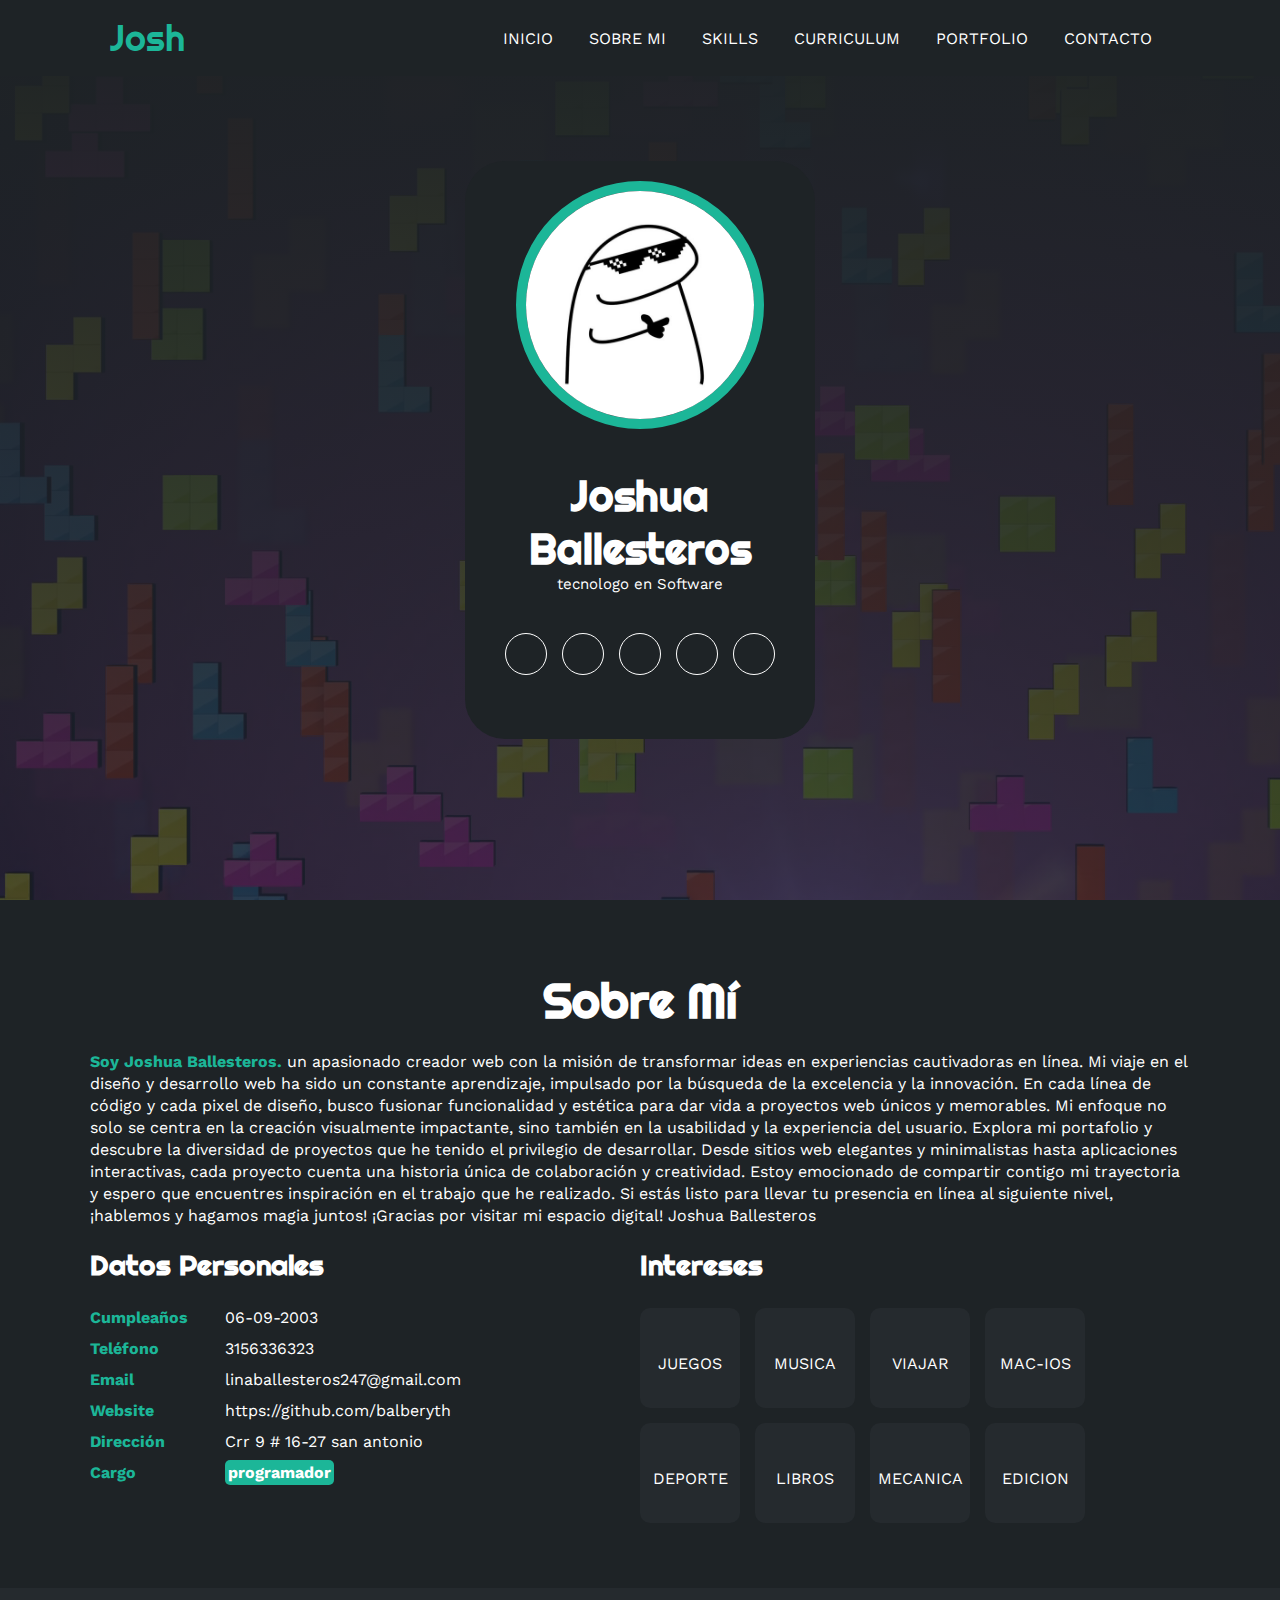
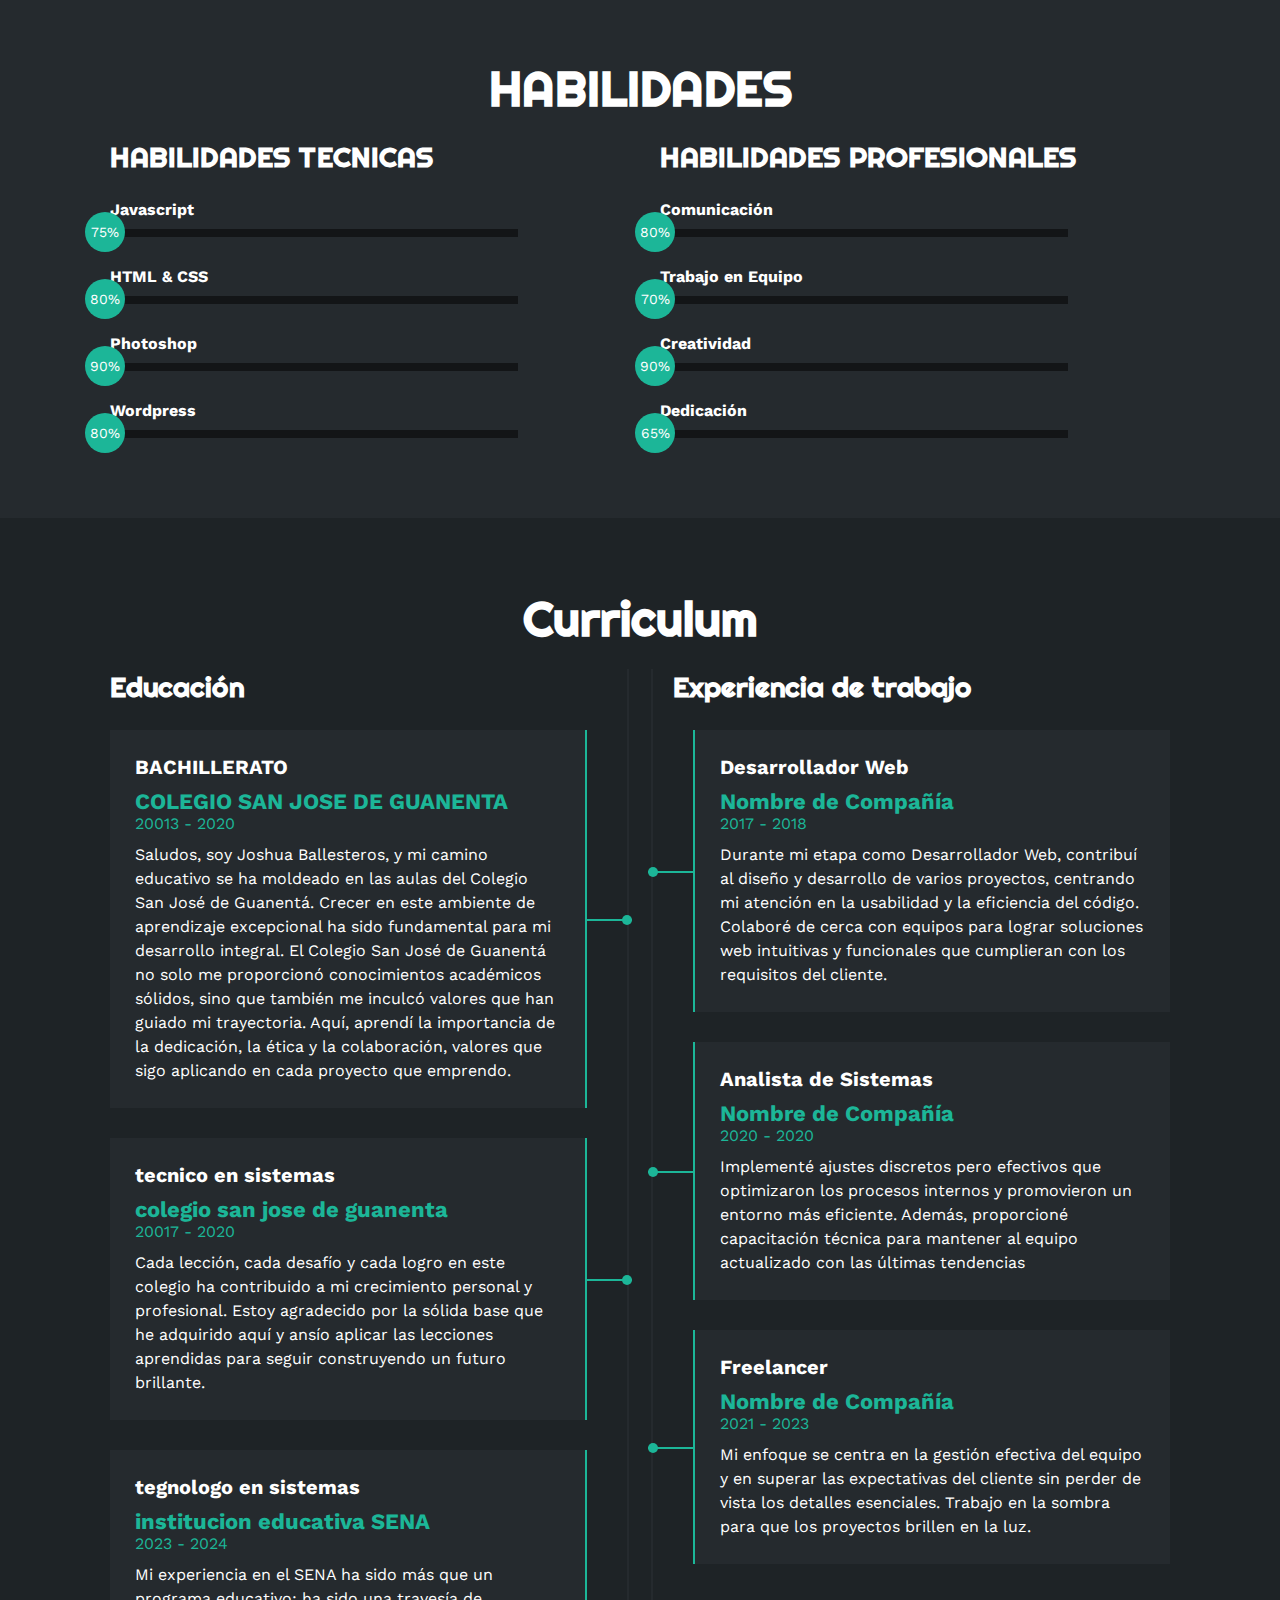
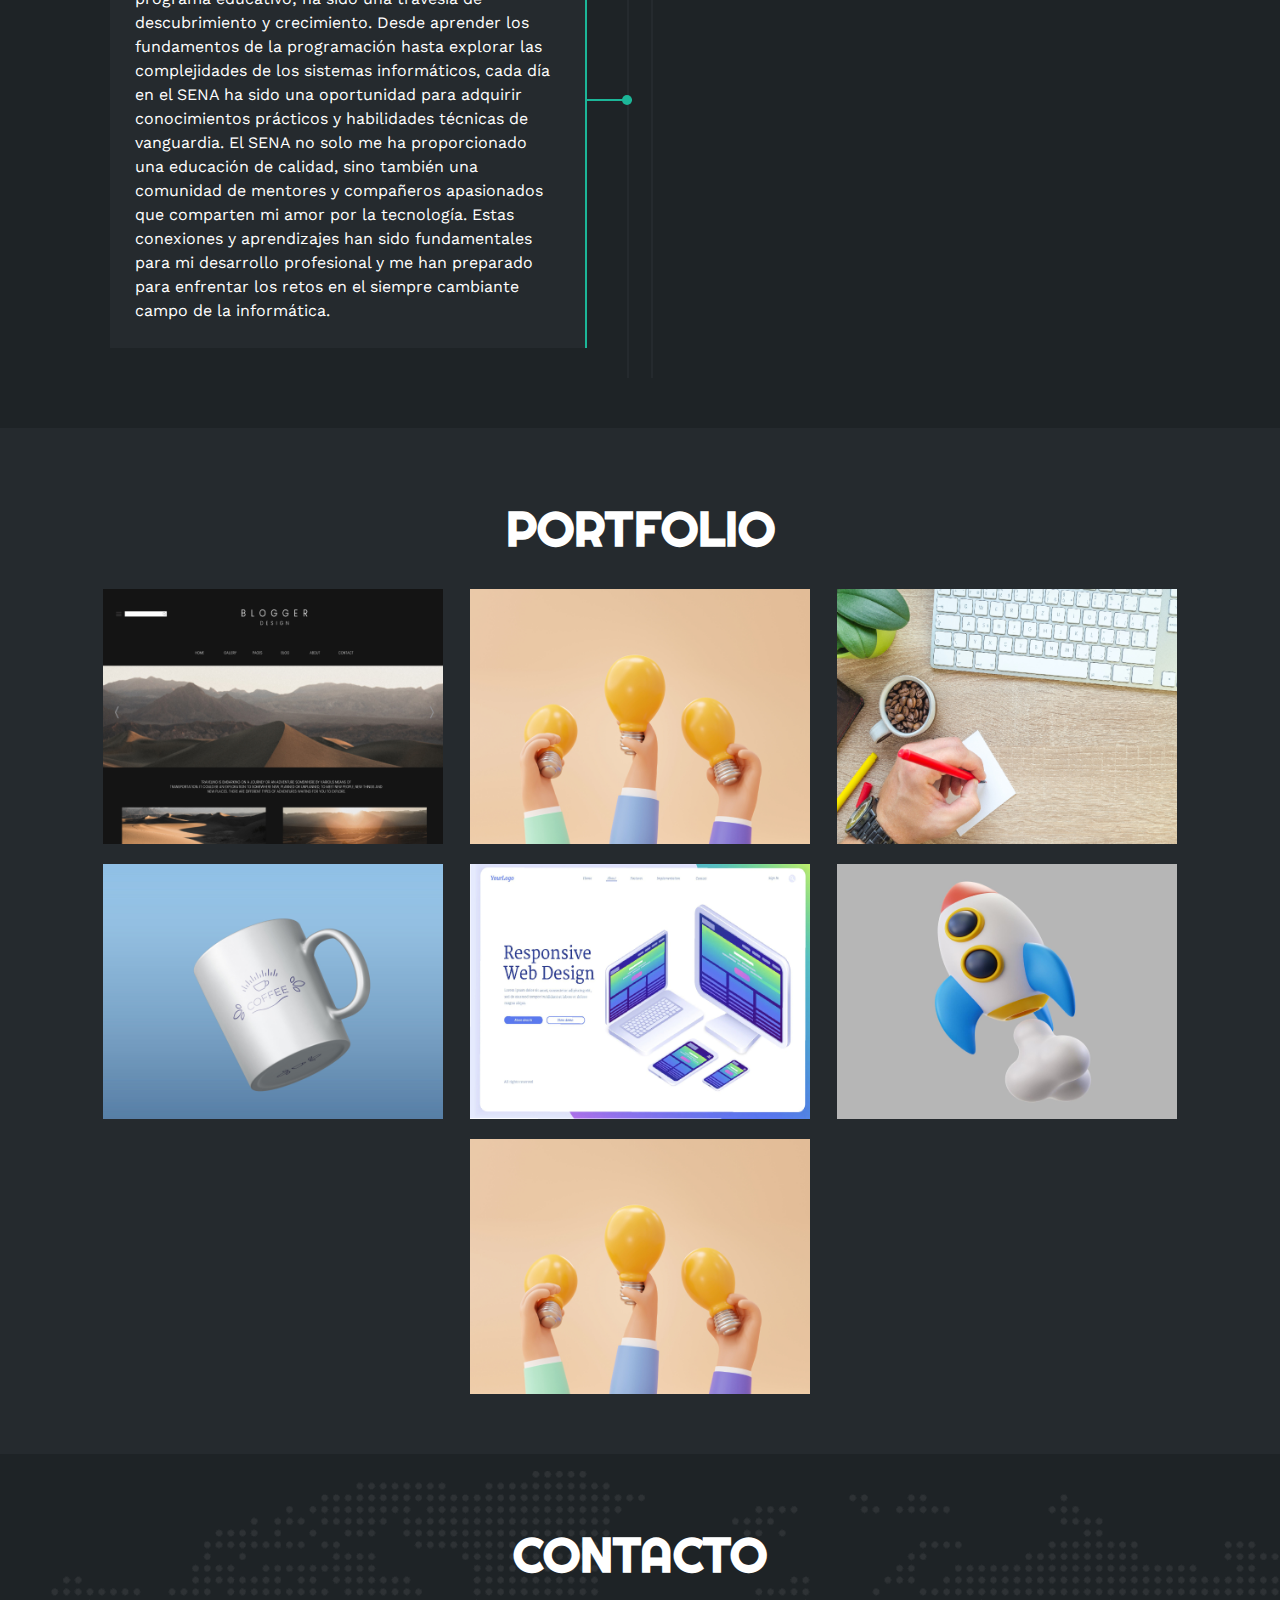
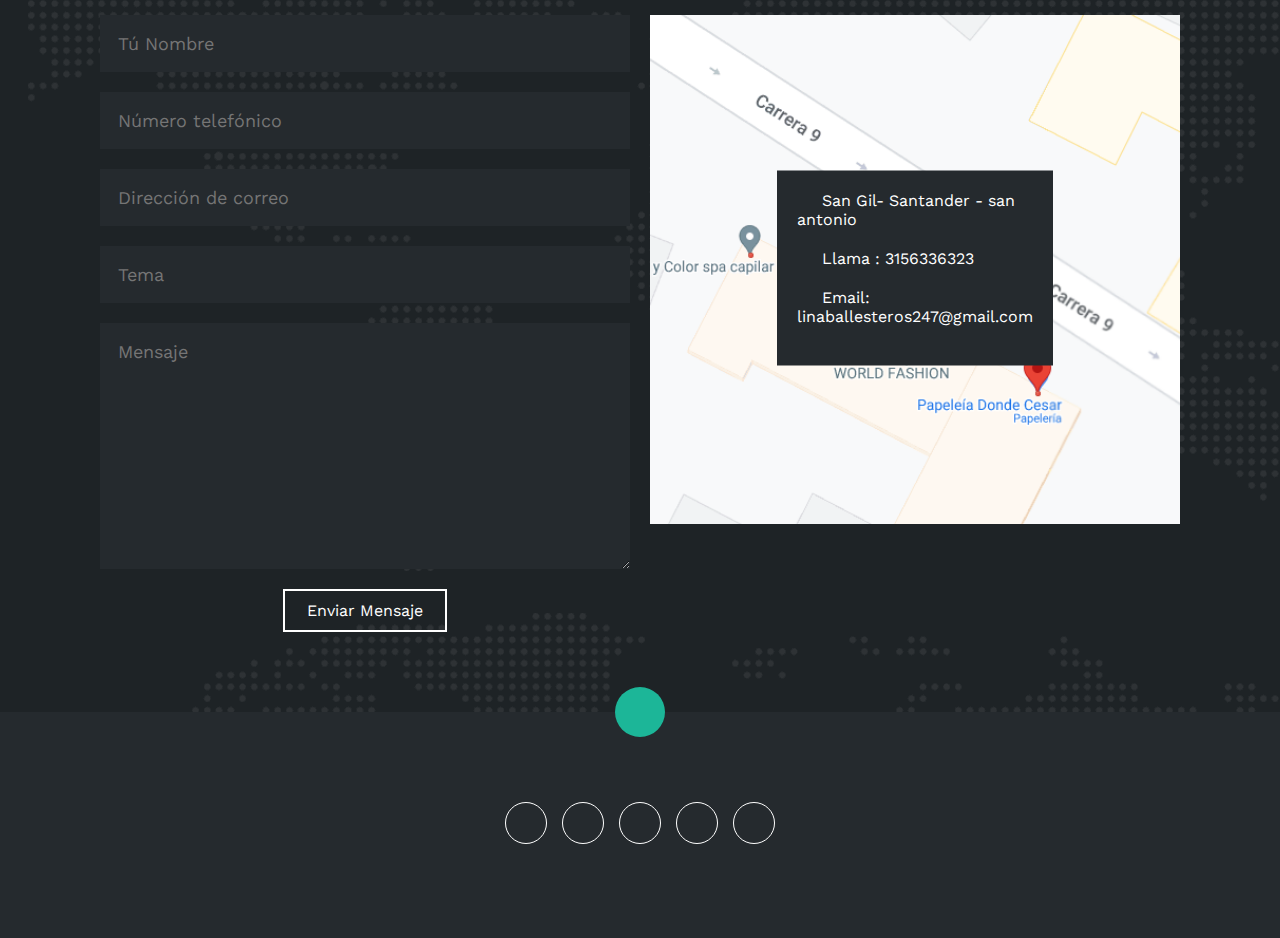
<file: index.html>
<!DOCTYPE html>
<html lang="es">
<head>
    <meta charset="UTF-8">
    <meta http-equiv="X-UA-Compatible" content="IE=edge">
    <meta name="viewport" content="width=device-width, initial-scale=1.0">
    <link rel="stylesheet" href="https://cdnjs.cloudflare.com/ajax/libs/font-awesome/6.1.2/css/all.min.css" integrity="sha512-1sCRPdkRXhBV2PBLUdRb4tMg1w2YPf37qatUFeS7zlBy7jJI8Lf4VHwWfZZfpXtYSLy85pkm9GaYVYMfw5BC1A==" crossorigin="anonymous" referrerpolicy="no-referrer" />
    <title>Portfolio</title>
    <link rel="stylesheet" href="estilo.css">
</head>
<body>
    <!-- MENU ENCABEZADO -->
    <div class="contenedor-header">
        <header>
            <div class="logo">
                <a href="#">Josh</a>
            </div>
            <nav id="nav">
                <ul>
                    <li><a href="#inicio" onclick="seleccionar()">INICIO</a></li>
                    <li><a href="#sobremi" onclick="seleccionar()">SOBRE MI</a></li>
                    <li><a href="#skills" onclick="seleccionar()">SKILLS</a></li>
                    <li><a href="#curriculum" onclick="seleccionar()">CURRICULUM</a></li>
                    <li><a href="#portfolio" onclick="seleccionar()">PORTFOLIO</a></li>
                    <li><a href="#contacto" onclick="seleccionar()">CONTACTO</a></li>
                </ul>
            </nav>
            <div class="nav-responsive" onclick="mostrarOcultarMenu()">
                <i class="fa-solid fa-bars"></i>
            </div>
        </header>
    </div>

    <!-- SECCION INICIO -->
    <section id="inicio" class="inicio">
        <div class="contenido-banner">
            <div class="contenedor-img">
                <img src="img/hero.png" alt="">
            </div>
            <h1>Joshua Ballesteros</h1>
            <h2>tecnologo en Software </h2>
            <div class="redes">
                <a href="#"><i class="fa-brands fa-facebook-f"></i></a>
                <a href="#"><i class="fa-brands fa-twitter"></i></a>
                <a href="#"><i class="fa-brands fa-skype"></i></a>
                <a href="#"><i class="fa-brands fa-linkedin-in"></i></a>
                <a href="#"><i class="fa-solid fa-rss"></i></a>
            </div>
        </div>
    </section>

    <!-- SECCION SOBRE MI -->
    <section id="sobremi" class="sobremi">
        <div class="contenido-seccion">
            <h2>Sobre Mí</h2>
            <p><span>Soy Joshua Ballesteros.</span> un apasionado creador web con la misión de transformar ideas en experiencias cautivadoras en línea. Mi viaje en el diseño y desarrollo web ha sido un constante aprendizaje, impulsado por la búsqueda de la excelencia y la innovación.

                En cada línea de código y cada pixel de diseño, busco fusionar funcionalidad y estética para dar vida a proyectos web únicos y memorables. Mi enfoque no solo se centra en la creación visualmente impactante, sino también en la usabilidad y la experiencia del usuario.
                
                Explora mi portafolio y descubre la diversidad de proyectos que he tenido el privilegio de desarrollar. Desde sitios web elegantes y minimalistas hasta aplicaciones interactivas, cada proyecto cuenta una historia única de colaboración y creatividad.
                
                Estoy emocionado de compartir contigo mi trayectoria y espero que encuentres inspiración en el trabajo que he realizado. Si estás listo para llevar tu presencia en línea al siguiente nivel, ¡hablemos y hagamos magia juntos!
                
                ¡Gracias por visitar mi espacio digital!
                
                Joshua Ballesteros</p>

            <div class="fila">
                <!-- datos personales -->
                <div class="col">
                    <h3>Datos Personales</h3>
                    <ul>
                        <li>
                            <strong>Cumpleaños</strong>
                            06-09-2003
                        </li>
                        <li>
                            <strong>Teléfono</strong>
                            3156336323
                        </li>
                        <li>
                            <strong>Email</strong>
                            linaballesteros247@gmail.com
                        </li>
                        <li>
                            <strong>Website</strong>
                            https://github.com/balberyth
                        </li>
                        <li>
                            <strong>Dirección</strong>
                           Crr 9 # 16-27 san antonio
                        </li>
                        <li>
                            <strong>Cargo</strong>
                            <span>programador</span>
                        </li>
                    </ul>
                </div>

                <!-- intereses -->
                <div class="col">
                    <h3>Intereses</h3>
                    <div class="contenedor-intereses">
                        <div class="interes">
                            <i class="fa-solid fa-gamepad"></i>
                            <span>JUEGOS</span>
                        </div>
                        <div class="interes">
                            <i class="fa-solid fa-headphones"></i>
                            <span>MUSICA</span>
                        </div>
                        <div class="interes">
                            <i class="fa-solid fa-plane"></i>
                            <span>VIAJAR</span>
                        </div>
                        <div class="interes">
                            <i class="fa-brands fa-apple"></i>
                            <span>MAC-IOS</span>
                        </div>
                        <div class="interes">
                            <i class="fa-solid fa-person-hiking"></i>
                            <span>DEPORTE</span>
                        </div>
                        <div class="interes">
                            <i class="fa-solid fa-book"></i>
                            <span>LIBROS</span>
                        </div>
                        <div class="interes">
                            <i class="fa-solid fa-car"></i>
                            <span>MECANICA</span>
                        </div>
                        <div class="interes">
                            <i class="fa-solid fa-camera"></i>
                            <span>EDICION</span>
                        </div>
                        
                    </div>
                </div>
            </div>
           
        </div>
    </section>

    <!-- SECCION SKILLS -->
    <section class="skills" id="skills">
        <div class="contenido-seccion">
            <h2>HABILIDADES</h2>
            <div class="fila">
                <!-- Technical Skill -->
                <div class="col">
                    <h3>HABILIDADES TECNICAS</h3>
                    <div class="skill">
                        <span>Javascript</span>
                        <div class="barra-skill">
                            <div class="progreso">
                                <span>75%</span>
                            </div>
                        </div>
                    </div>
                    <div class="skill">
                        <span>HTML & CSS</span>
                        <div class="barra-skill">
                            <div class="progreso">
                                <span>80%</span>
                            </div>
                        </div>
                    </div>
                    <div class="skill">
                        <span>Photoshop</span>
                        <div class="barra-skill">
                            <div class="progreso">
                                <span>90%</span>
                            </div>
                        </div>
                    </div>
                    <div class="skill">
                        <span>Wordpress</span>
                        <div class="barra-skill">
                            <div class="progreso">
                                <span>80%</span>
                            </div>
                        </div>
                    </div>
                    
                </div>
                <!-- Professional Skills -->
                <div class="col">
                    <h3>HABILIDADES PROFESIONALES </h3>
                    <div class="skill">
                        <span>Comunicación</span>
                        <div class="barra-skill">
                            <div class="progreso">
                                <span>80%</span>
                            </div>
                        </div>
                    </div>
                    <div class="skill">
                        <span>Trabajo en Equipo</span>
                        <div class="barra-skill">
                            <div class="progreso">
                                <span>70%</span>
                            </div>
                        </div>
                    </div>
                    <div class="skill">
                        <span>Creatividad</span>
                        <div class="barra-skill">
                            <div class="progreso">
                                <span>90%</span>
                            </div>
                        </div>
                    </div>
                    <div class="skill">
                        <span>Dedicación</span>
                        <div class="barra-skill">
                            <div class="progreso">
                                <span>65%</span>
                            </div>
                        </div>
                    </div>
                    
                </div>
            </div>
        </div>
    </section>

    <!-- SECCION CURRICULUM -->
    <section id="curriculum" class="curriculum">
        <div class="contenido-seccion">
            <h2>Curriculum</h2>
            <div class="fila">
                <div class="col izquierda">
                    <h3>Educación</h3>
                    <div class="item izq">
                        <h4>BACHILLERATO</h4>
                        <span class="casa">COLEGIO SAN JOSE DE GUANENTA</span>
                        <span class="fecha">20013 - 2020</span>
                        <p>Saludos, soy Joshua Ballesteros, y mi camino educativo se ha moldeado en las aulas del Colegio San José de Guanentá. Crecer en este ambiente de aprendizaje excepcional ha sido fundamental para mi desarrollo integral.

                            El Colegio San José de Guanentá no solo me proporcionó conocimientos académicos sólidos, sino que también me inculcó valores que han guiado mi trayectoria. Aquí, aprendí la importancia de la dedicación, la ética y la colaboración, valores que sigo aplicando en cada proyecto que emprendo.</p>
                        <div class="conectori">
                            <div class="circuloi"></div>
                        </div>
                    </div>
                    <div class="item izq">
                        <h4>tecnico en sistemas</h4>
                        <span class="casa">colegio san jose de guanenta</span>
                        <span class="fecha">20017 - 2020</span>
                        <p>Cada lección, cada desafío y cada logro en este colegio ha contribuido a mi crecimiento personal y profesional. Estoy agradecido por la sólida base que he adquirido aquí y ansío aplicar las lecciones aprendidas para seguir construyendo un futuro brillante.</p>
                        <div class="conectori">
                            <div class="circuloi"></div>
                        </div>
                    </div>
                    <div class="item izq">
                        <h4>tegnologo en sistemas </h4>
                        <span class="casa">institucion educativa SENA</span>
                        <span class="fecha">2023 - 2024</span>
                        <p>Mi experiencia en el SENA ha sido más que un programa educativo; ha sido una travesía de descubrimiento y crecimiento. Desde aprender los fundamentos de la programación hasta explorar las complejidades de los sistemas informáticos, cada día en el SENA ha sido una oportunidad para adquirir conocimientos prácticos y habilidades técnicas de vanguardia.

                            El SENA no solo me ha proporcionado una educación de calidad, sino también una comunidad de mentores y compañeros apasionados que comparten mi amor por la tecnología. Estas conexiones y aprendizajes han sido fundamentales para mi desarrollo profesional y me han preparado para enfrentar los retos en el siempre cambiante campo de la informática.</p>
                        <div class="conectori">
                            <div class="circuloi"></div>
                        </div>
                    </div>
                </div>

                <div class="col derecha">
                    <h3>Experiencia de trabajo</h3>
                    <div class="item der">
                        <h4>Desarrollador Web</h4>
                        <span class="casa">Nombre de Compañía</span>
                        <span class="fecha">2017 - 2018</span>
                        <p>Durante mi etapa como Desarrollador Web, contribuí al diseño y desarrollo de varios proyectos, centrando mi atención en la usabilidad y la eficiencia del código. Colaboré de cerca con equipos para lograr soluciones web intuitivas y funcionales que cumplieran con los requisitos del cliente.</p>
                        <div class="conectord">
                            <div class="circulod"></div>
                        </div>
                    </div>
                    <div class="item der">
                        <h4>Analista de Sistemas</h4>
                        <span class="casa">Nombre de Compañía</span>
                        <span class="fecha">2020 - 2020</span>
                        <p>Implementé ajustes discretos pero efectivos que optimizaron los procesos internos y promovieron un entorno más eficiente. Además, proporcioné capacitación técnica para mantener al equipo actualizado con las últimas tendencias</p>
                        <div class="conectord">
                            <div class="circulod"></div>
                        </div>
                    </div>
                    <div class="item der">
                        <h4>Freelancer</h4>
                        <span class="casa">Nombre de Compañía</span>
                        <span class="fecha">2021 - 2023</span>
                        <p>Mi enfoque se centra en la gestión efectiva del equipo y en superar las expectativas del cliente sin perder de vista los detalles esenciales. Trabajo en la sombra para que los proyectos brillen en la luz.</p>
                        <div class="conectord">
                            <div class="circulod"></div>
                        </div>
                    </div>
                </div>
            </div>
        </div>
    </section>
    
   

        
       

    <!-- SECCION PORTFOLIO -->
    <section id="portfolio" class="portfolio">
        <div class="contenido-seccion">
            <h2>PORTFOLIO</h2>
            <div class="galeria">
                <div class="proyecto"  onclick="navigateToProject('./pagina (quien soy yo)/index.html')"> 
                    <img src="img/p1.jpg" alt="">
                    <div class="overlay">
                        <h3>TRABAJO 1</h3>
                        <p>Quien soy Yo</p>
                    </div>
                </div>
                <div class="proyecto"  onclick="navigateToProject('./Factura/Factura.html')">
                    <img src="img/p2.jpg" alt="">
                    <div class="overlay">
                        <h3>TRABAJO 2</h3>
                        <p>Factura</p>
                    </div>
                </div>
                <div class="proyecto" onclick="navigateToProject('./calendario/calendario.html')"> 
                    <img src="img/p3.jpg" alt="">
                    <div class="overlay">
                        <h3>TRABAJO 3</h3>
                        <p>calendario</p>
                    </div>
                </div>
                <div class="proyecto" onclick="navigateToProject('./form/ineeR.html')"> 
                    <img src="img/p4.jpg" alt="">
                    <div class="overlay">
                        <h3>TRABAJO 4</h3>
                        <p>Formulario</p>
                    </div>
                </div>
                <div class="proyecto" onclick="navigateToProject('./compras/index.html')"> 
                    <img src="img/p5.jpg" alt="">
                    <div class="overlay">
                        <h3>TRABAJO 5 </h3>
                        <p>presupuesto semanal </p>
                    </div>
                </div>
                <div class="proyecto" onclick="navigateToProject('./carrito-de-compras-main/index.html')"> 
                    <img src="img/p6.jpg" alt="">
                    <div class="overlay">
                        <h3>TRABAJO 6</h3>
                        <p>Carrito de compras</p>
                    </div>
                </div>
                <div class="proyecto" onclick="navigateToProject('./agenda/index.html')"> 
                    <img src="img/p2.jpg" alt="">
                    <div class="overlay">
                        <h3>TRABAJO 7</h3>
                        <p>agenda para perrros</p>
                    </div>
                </div>
            </div>
        </div>
    </section>

    <!-- SECCION CONTACTO -->
    <section id="contacto" class="contacto">
        <div class="contenido-seccion">
            <h2>CONTACTO</h2>
            <div class="fila">
                <!-- Formulario -->
                <div class="col">
                    <input type="text" placeholder="Tú Nombre">
                    <input type="text" placeholder="Número telefónico">
                    <input type="text" placeholder="Dirección de correo">
                    <input type="text" placeholder="Tema">
                    <textarea name="" id="" cols="30" rows="10" placeholder="Mensaje"></textarea>
                    <button>
                        Enviar Mensaje<i class="fa-solid fa-paper-plane"></i>
                        <span class="overlay"></span>
                    </button>
                </div>
                <!-- Mapa -->
                <div class="col">
                    <img src="img/ubicacion.png" alt="">
                    <div class="info">
                        <ul>
                            <li>
                                <i class="fa-solid fa-location-dot"></i>
                                San Gil- Santander - san antonio
                            </li>
                            <li>
                                <i class="fa-solid fa-mobile-screen"></i>
                                Llama : 3156336323
                            </li>
                            <li>
                                <i class="fa-solid fa-envelope"></i>
                                Email: linaballesteros247@gmail.com
                            </li>
                        </ul>
                    </div>
                </div>
            </div>
        </div>
    </section>

    <!-- footer -->
    <footer>
        <a href="#inicio" class="arriba">
            <i class="fa-solid fa-angles-up"></i>
        </a>
        <div class="redes">
            <a href="#"><i class="fa-brands fa-facebook-f"></i></a>
            <a href="#"><i class="fa-brands fa-twitter"></i></a>
            <a href="#"><i class="fa-brands fa-skype"></i></a>
            <a href="#"><i class="fa-brands fa-linkedin-in"></i></a>
            <a href="#"><i class="fa-solid fa-rss"></i></a>
        </div>
    </footer>

    <script src="script.js"></script>
</body>
</html>
</file>
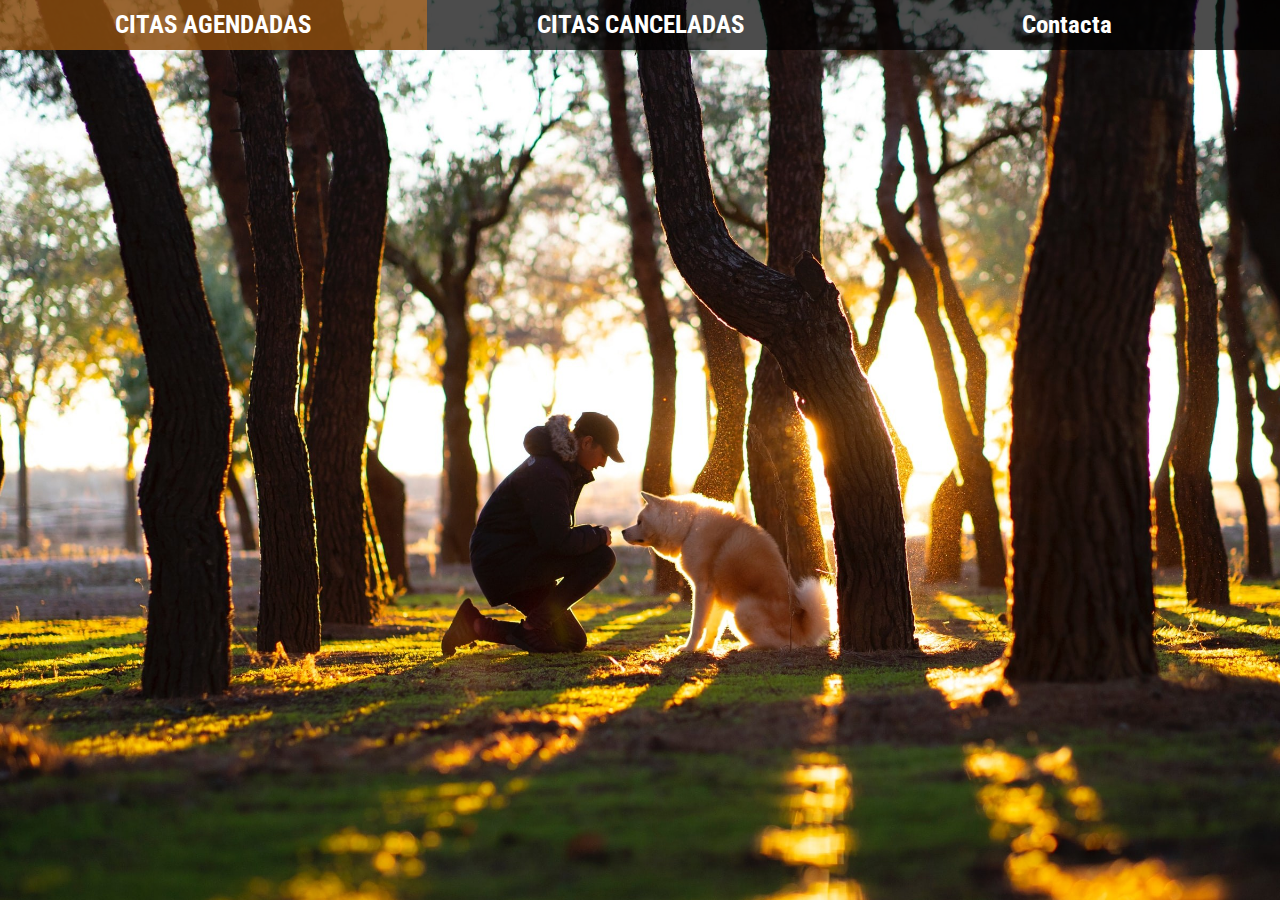
<file: agenda/index.html>
<!DOCTYPE html>
<html lang="en">
<head>
    <meta charset="UTF-8"/>
    <meta name="viewport" content="width=device-width, initial-scale=1.0"/>
    <link rel="stylesheet" href="style.css"/>
    <title>Refugio de Mascotas</title>
</head>
<body>
<div class="header">
    <ul>
        <li>
            <a href="citasAG.html">CITAS AGENDADAS</a>
            <ul id="agendadasList"></ul>
              
        </li>
        <li><a href="citasCa.html">CITAS CANCELADAS</a>
          <ul id="canceladasList"></ul>

        </li>
        <li><a href="#">Contacta</a>
            <ul>
                <li><a href="#" onclick="openBookingForm('gato')">Agendar Cita para Gato</a></li>
                <li><a href="#" onclick="openBookingForm('perro')">Agendar Cita para Perro</a></li>
                <li><a href="#" onclick="openBookingForm('otro')">Agendar Cita para Otro Animal</a></li>
            </ul>
        </li>
    </ul>
</div>

<div id="bookingForm" class="modal">
    <div class="modal-content">
        <span class="close" onclick="closeBookingForm()">&times;</span>
        <h2>Agendar Cita</h2>
        <form id="appointmentForm">
            <label for="petType">Tipo de Animal:</label>
            <input type="text" id="petType" name="petType" readonly/>

            <label for="name">Nombre:</label>
            <input type="text" id="name" name="name" required/>

            <label for="date">Fecha:</label>
            <input type="date" id="date" name="date" required/>

            <button type="button" onclick="saveAppointment()">Agendar Cita</button>
        </form>
    </div>
</div>

<div id="appointments" class="appointments-container"></div>

<script src="./code.js"></script>
</body>
</html>
</file>
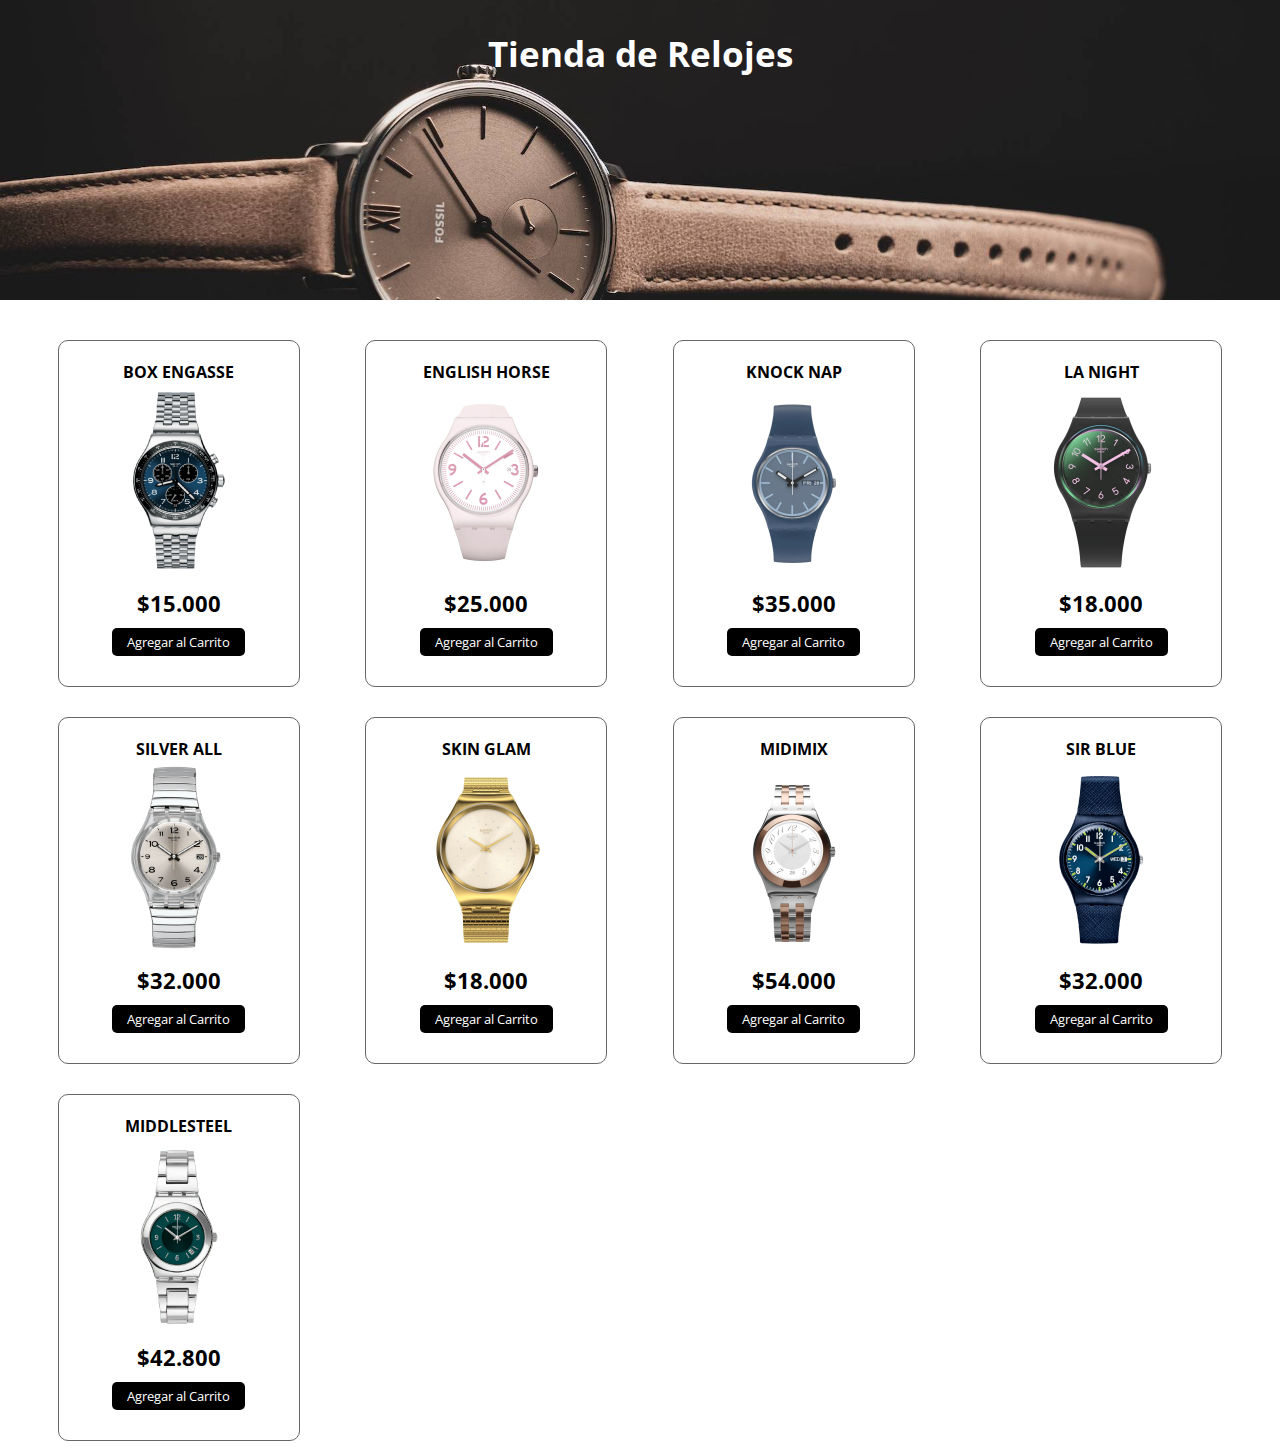
<file: carrito-de-compras-main/index.html>
<!DOCTYPE html>
<html lang="es">
<head>
    <meta charset="UTF-8">
    <meta http-equiv="X-UA-Compatible" content="IE=edge">
    <meta name="viewport" content="width=device-width, initial-scale=1.0">
    <link rel="stylesheet" href="https://cdnjs.cloudflare.com/ajax/libs/font-awesome/6.2.1/css/all.min.css" integrity="sha512-MV7K8+y+gLIBoVD59lQIYicR65iaqukzvf/nwasF0nqhPay5w/9lJmVM2hMDcnK1OnMGCdVK+iQrJ7lzPJQd1w==" crossorigin="anonymous" referrerpolicy="no-referrer" />
    <link rel="stylesheet" href="estilo.css">
    <script src="app.js" async></script>
    <title>Tienda de Relojes | </title>
</head>
<body>
    <header>
        <h1>Tienda de Relojes</h1>
    </header>
    <section class="contenedor">
        <!-- Contenedor de elementos -->
        <div class="contenedor-items">
            <div class="item">
                <span class="titulo-item">Box Engasse</span>
                <img src="img/boxengasse.png" alt="" class="img-item">
                <span class="precio-item">$15.000</span>
                <button class="boton-item">Agregar al Carrito</button>
            </div>
            <div class="item">
                <span class="titulo-item">English Horse</span>
                <img src="img/englishrose.png" alt="" class="img-item">
                <span class="precio-item">$25.000</span>
                <button class="boton-item">Agregar al Carrito</button>
            </div>
            <div class="item">
                <span class="titulo-item">Knock Nap</span>
                <img src="img/knocknap.png" alt="" class="img-item">
                <span class="precio-item">$35.000</span>
                <button class="boton-item">Agregar al Carrito</button>
            </div>
            <div class="item">
                <span class="titulo-item">La Night</span>
                <img src="img/lanight.png" alt="" class="img-item">
                <span class="precio-item">$18.000</span>
                <button class="boton-item">Agregar al Carrito</button>
            </div>
            <div class="item">
                <span class="titulo-item">Silver All</span>
                <img src="img/silverall.png" alt="" class="img-item">
                <span class="precio-item">$32.000</span>
                <button class="boton-item">Agregar al Carrito</button>
            </div>
            <div class="item">
                <span class="titulo-item">Skin Glam</span>
                <img src="img/skinglam.png" alt="" class="img-item">
                <span class="precio-item">$18.000</span>
                <button class="boton-item">Agregar al Carrito</button>
            </div>
            <div class="item">
                <span class="titulo-item">Midimix</span>
                <img src="img/midimix.png" alt="" class="img-item">
                <span class="precio-item">$54.000</span>
                <button class="boton-item">Agregar al Carrito</button>
            </div>
            <div class="item">
                <span class="titulo-item">Sir Blue</span>
                <img src="img/sirblue.png" alt="" class="img-item">
                <span class="precio-item">$32.000</span>
                <button class="boton-item">Agregar al Carrito</button>
            </div>
            <div class="item">
                <span class="titulo-item">Middlesteel</span>
                <img src="img/middlesteel.png" alt="" class="img-item">
                <span class="precio-item">$42.800</span>
                <button class="boton-item">Agregar al Carrito</button>
            </div>
        </div>
        <!-- Carrito de Compras -->
        <div class="carrito" id="carrito">
            <div class="header-carrito">
                <h2>Tu Carrito</h2>
            </div>

            <div class="carrito-items">
                <!-- 
                <div class="carrito-item">
                    <img src="img/boxengasse.png" width="80px" alt="">
                    <div class="carrito-item-detalles">
                        <span class="carrito-item-titulo">Box Engasse</span>
                        <div class="selector-cantidad">
                            <i class="fa-solid fa-minus restar-cantidad"></i>
                            <input type="text" value="1" class="carrito-item-cantidad" disabled>
                            <i class="fa-solid fa-plus sumar-cantidad"></i>
                        </div>
                        <span class="carrito-item-precio">$15.000,00</span>
                    </div>
                   <span class="btn-eliminar">
                        <i class="fa-solid fa-trash"></i>
                   </span>
                </div>
                <div class="carrito-item">
                    <img src="img/skinglam.png" width="80px" alt="">
                    <div class="carrito-item-detalles">
                        <span class="carrito-item-titulo">Skin Glam</span>
                        <div class="selector-cantidad">
                            <i class="fa-solid fa-minus restar-cantidad"></i>
                            <input type="text" value="3" class="carrito-item-cantidad" disabled>
                            <i class="fa-solid fa-plus sumar-cantidad"></i>
                        </div>
                        <span class="carrito-item-precio">$18.000,00</span>
                    </div>
                   <button class="btn-eliminar">
                        <i class="fa-solid fa-trash"></i>
                   </button>
                </div>
                 -->
            </div>
            <div class="carrito-total">
                <div class="fila">
                    <strong>Tu Total</strong>
                    <span class="carrito-precio-total">
                        $120.000,00
                    </span>
                </div>
                <button class="btn-pagar">Pagar <i class="fa-solid fa-bag-shopping"></i> </button>
            </div>
        </div>
    </section>
</body>
</html>
</file>
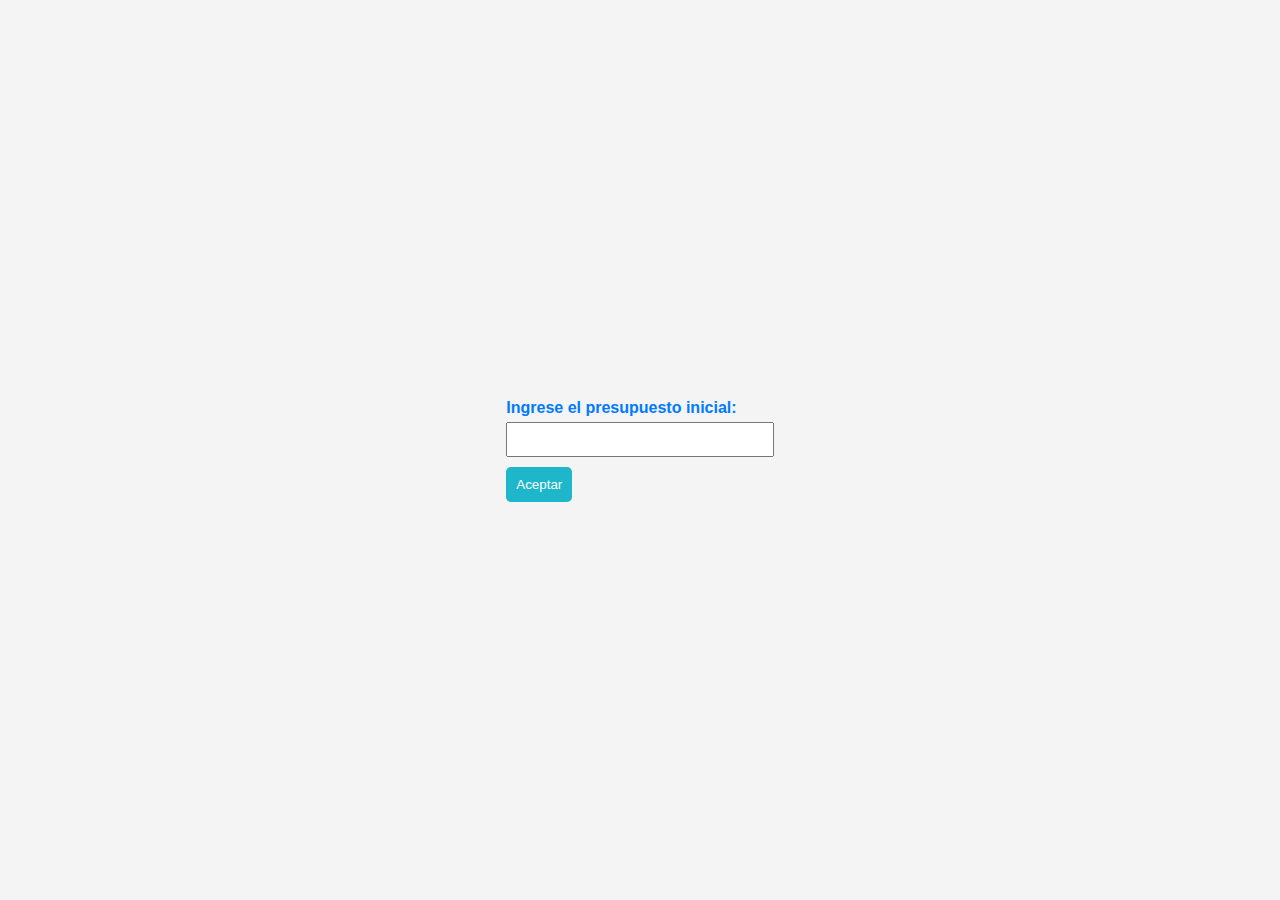
<file: compras/index.html>
<!DOCTYPE html>
    <html lang="en">
    <head>
        <meta charset="UTF-8">
        <meta name="viewport" content="width=device-width, initial-scale=1.0">
        <title>Gastos Semanales</title>
        <link rel="stylesheet" href="./styles.css">
    </head>
    <body>
        <div id="mensaje"></div>
        
        <div id="divInicial">
            <label for="presupuestoInicial">Ingrese el presupuesto inicial:</label>
            <input type="number" id="presupuestoInicial" />
            <button id="btnAceptar">Aceptar</button>
        </div>
        
        <div id="formulario">
        <div class="q">
        <div class="title">Gestión de Gastos Semanales</div>

        <div class="container">
            <div class="progress-bar"></div>
           
            <div class="form-column">
                <label for="nombreArticulo">Nombre del Artículo:</label>
                <input type="text" id="nombreArticulo">
    
                <label for="precioArticulo">Precio del Artículo:</label>
                <input type="number" id="precioArticulo" min="0">
    
                <button id="agregarBtn" onclick="agregarGasto()">Agregar</button>
            </div>
    
            <div class="list-column">
                <label for="presupuestoInicial">Presupuesto Inicial:</label>
                <span id="presupuestoInicialLabel">$0</span>
    
                <label for="saldoRestante">Saldo Restante:</label>
                <span id="saldoRestanteLabel" class="saldo-restante">$0</span>
    
                <div id="listaGastos"></div>
            </div>
        </div>
        </div>
    </div>
        <script src="./code.js"></script>
    </body>
    </html>
</file>
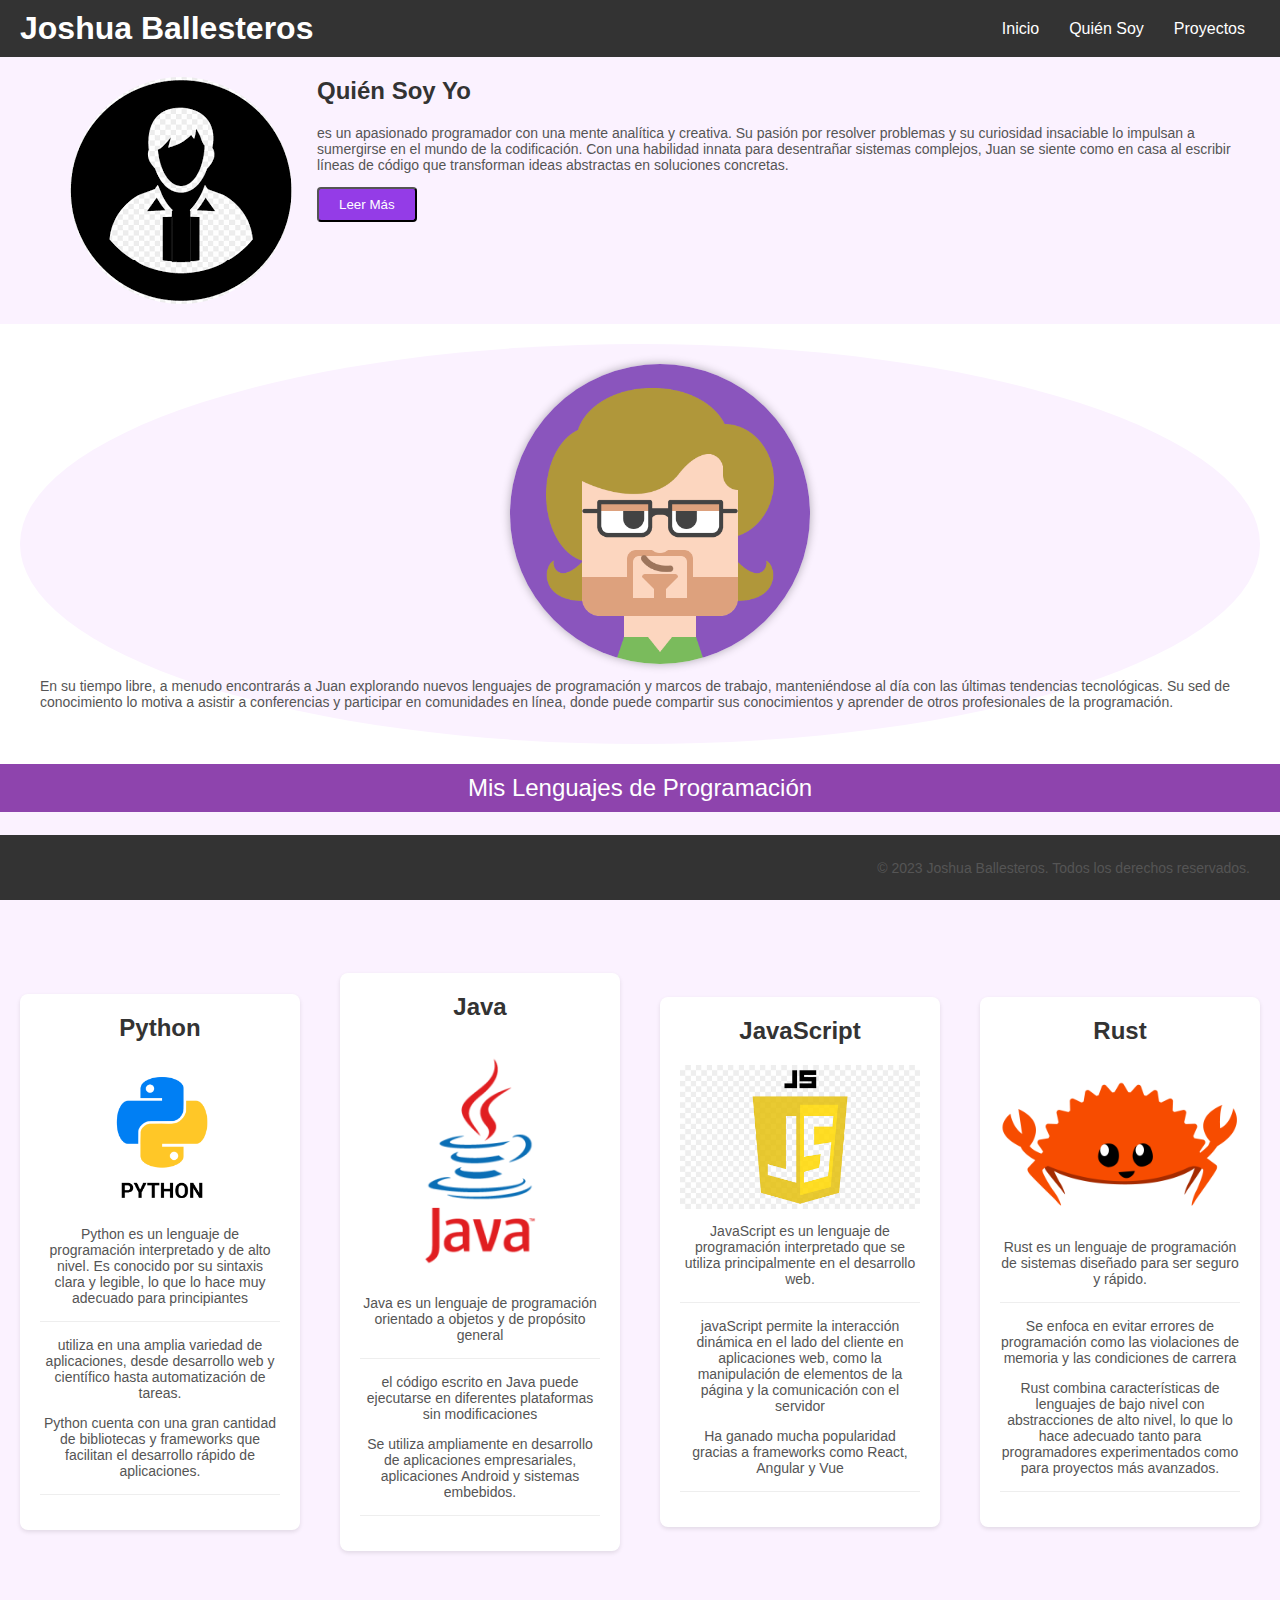
<file: pagina (quien soy yo)/index.html>
<!DOCTYPE html>
<html lang="es">
  <head>
    <meta charset="UTF-8" />
    <meta name="viewport" content="width=device-width, initial-scale=1.0" />
    <title>Página Web de Joshua Ballesteros</title>
    <link rel="stylesheet" href="java.css" />
  </head>
  <body>
    
    <header>
      <h1>Joshua Ballesteros</h1>
      <nav>
        <a href="#">Inicio</a>
        <a href="#">Quién Soy</a>
        <a href="#">Proyectos</a>
      </nav>
    </header>

    <div class="content-section">
      <img src="./imagenes/images.png" alt="Imagen 1" />
      <div class="content-section-text">
        <h2>Quién Soy Yo</h2>
        <p>
          es un apasionado programador con una mente analítica y creativa. Su
          pasión por resolver problemas y su curiosidad insaciable lo impulsan a
          sumergirse en el mundo de la codificación. Con una habilidad innata
          para desentrañar sistemas complejos, Juan se siente como en casa al
          escribir líneas de código que transforman ideas abstractas en
          soluciones concretas.
        </p>
        <button class="leer-mas">Leer Más</button>
      </div>
    </div>

    <div class="content-section rounded-image">
      <img
        src="./imagenes/didnt-like-the-options-that-i-had-for-my-duolingo-avatar-v0-cszu784cz24b1.png"
        alt="Imagen 2"
      />
      <p>
        En su tiempo libre, a menudo encontrarás a Juan explorando nuevos
        lenguajes de programación y marcos de trabajo, manteniéndose al día con
        las últimas tendencias tecnológicas. Su sed de conocimiento lo motiva a
        asistir a conferencias y participar en comunidades en línea, donde puede
        compartir sus conocimientos y aprender de otros profesionales de la
        programación.
      </p>
    </div>

    <div class="final-section">
      <div class="title-section">Mis Lenguajes de Programación</div>

      <section>
        <div class="container">
          <h2>Python</h2>
          <img src="./imagenes/python.png" alt="Logo de Python" />
          <p>
            Python es un lenguaje de programación interpretado y de alto nivel.
            Es conocido por su sintaxis clara y legible, lo que lo hace muy
            adecuado para principiantes
          </p>
          <hr />
          <p>
            utiliza en una amplia variedad de aplicaciones, desde desarrollo web
            y científico hasta automatización de tareas.
          </p>
          <p>
            Python cuenta con una gran cantidad de bibliotecas y frameworks que
            facilitan el desarrollo rápido de aplicaciones.
          </p>
          <hr />
        </div>
        <div class="container">
          <h2>Java</h2>
          <img src="./imagenes/java.png" alt="Logo de Python" />

          <p>
            Java es un lenguaje de programación orientado a objetos y de
            propósito general
          </p>
          <hr />
          <p>
            el código escrito en Java puede ejecutarse en diferentes plataformas
            sin modificaciones
          </p>
          <p>
            Se utiliza ampliamente en desarrollo de aplicaciones empresariales,
            aplicaciones Android y sistemas embebidos.
          </p>
          <hr />
        </div>
        <div class="container">
          <h2>JavaScript</h2>
          <img src="./imagenes/java_scirpt.jpg" alt="Logo de Python" />

          <p>
            JavaScript es un lenguaje de programación interpretado que se
            utiliza principalmente en el desarrollo web.
          </p>
          <hr />

          <p>
            javaScript permite la interacción dinámica en el lado del cliente en
            aplicaciones web, como la manipulación de elementos de la página y
            la comunicación con el servidor
          </p>
          <p>
            Ha ganado mucha popularidad gracias a frameworks como React, Angular
            y Vue
          </p>
          <hr />
        </div>
        <div class="container">
          <h2>Rust</h2>
          <img src="./imagenes/rust.png" alt="Logo de Python" />

          <p>
            Rust es un lenguaje de programación de sistemas diseñado para ser
            seguro y rápido.
          </p>
          <hr />
          <p>
            Se enfoca en evitar errores de programación como las violaciones de
            memoria y las condiciones de carrera
          </p>

          <p>
            Rust combina características de lenguajes de bajo nivel con
            abstracciones de alto nivel, lo que lo hace adecuado tanto para
            programadores experimentados como para proyectos más avanzados.
          </p>
          <hr />
        </div>
      </section>
    </div>

    <footer>
      <p class="text-footer">
        &copy; 2023 Joshua Ballesteros. Todos los derechos reservados.
      </p>
    </footer>
  </body>
</html>
</file>
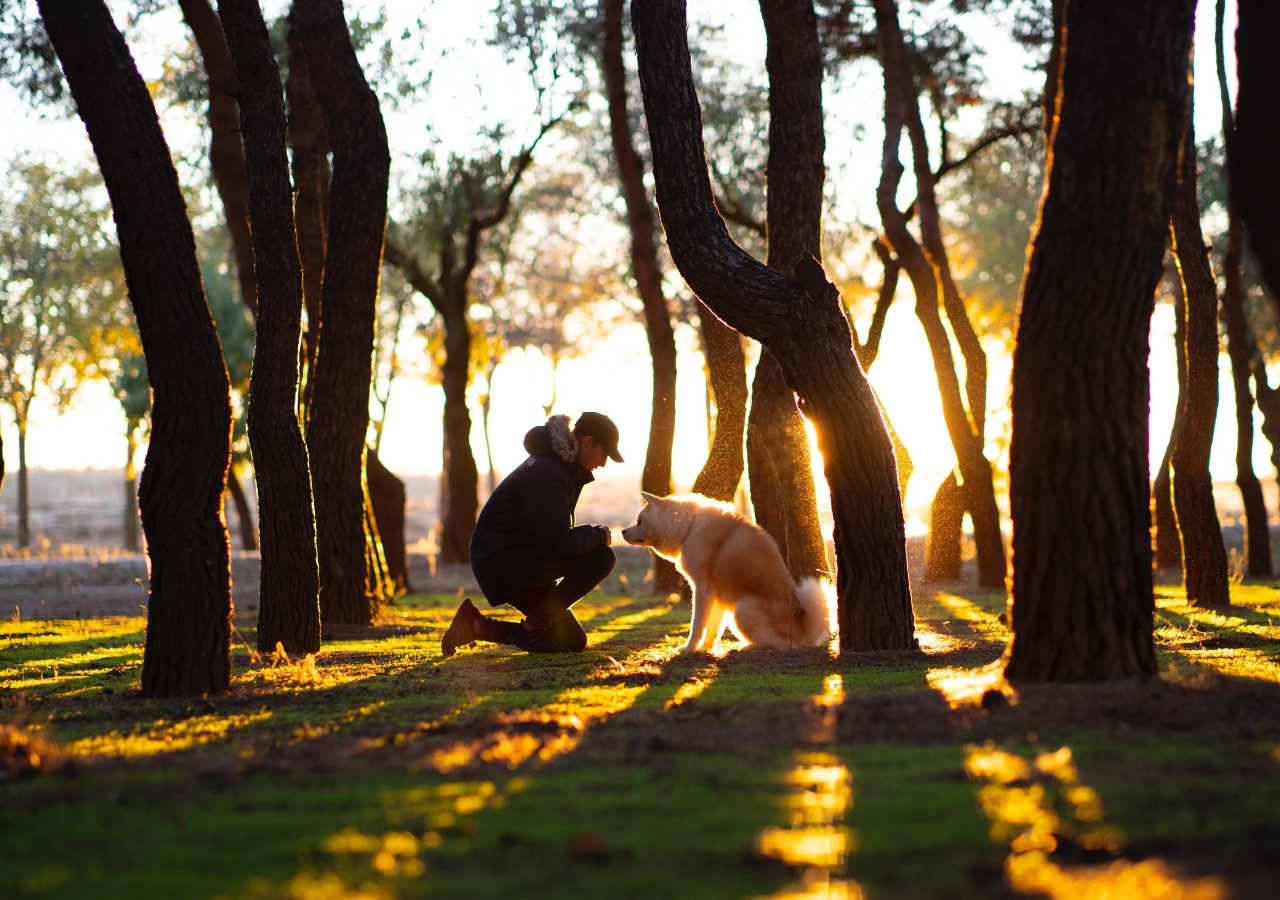
<file: agenda/citasAG.html>
<!DOCTYPE html>
<html lang="en">
<head>
    <meta charset="UTF-8">
    <meta name="viewport" content="width=device-width, initial-scale=1.0">
    <title>Document</title>
</head>
<body>
    
</body>
<style>
    body{
    background-image: url("./imagenes/background.jpg");
    background-repeat: no-repeat;
    background-size: cover;  /* ajusta la imagen para que cubra toda la pantalla. */
}
</style>
</html>
</file>
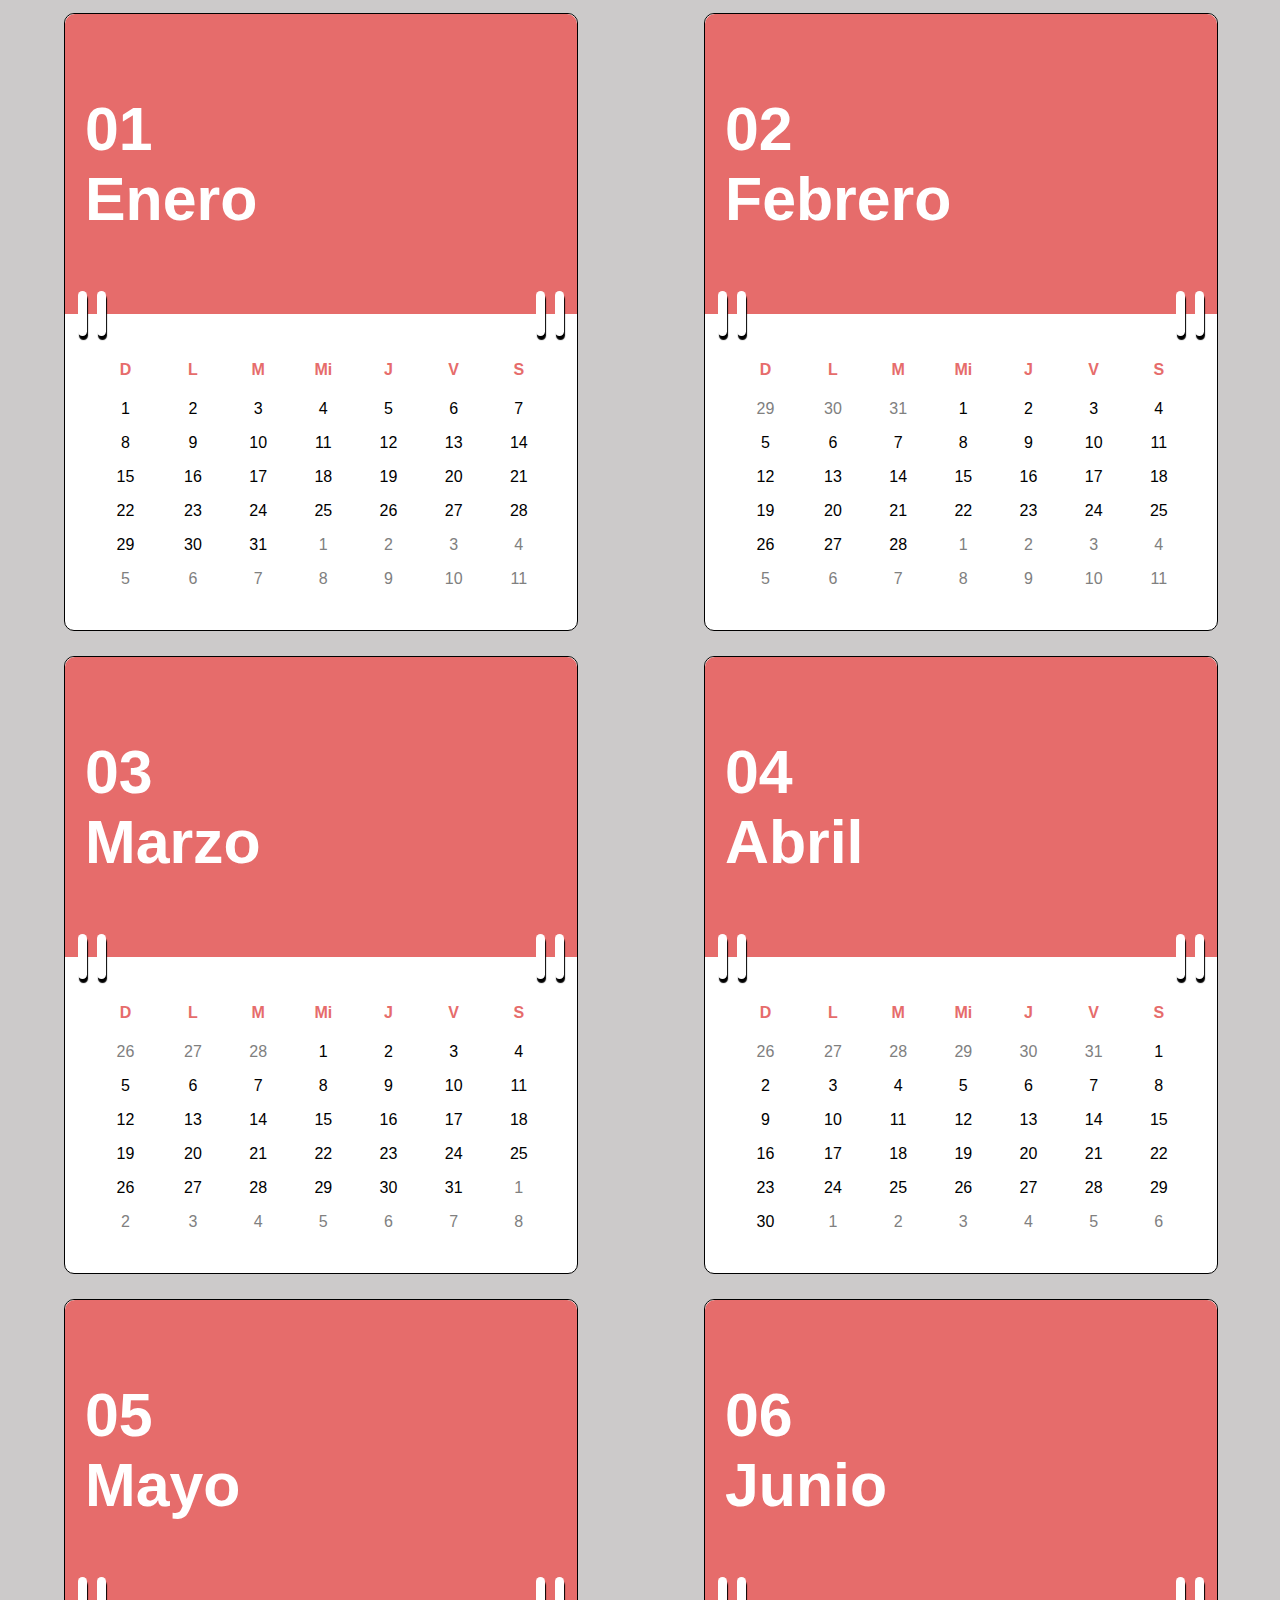
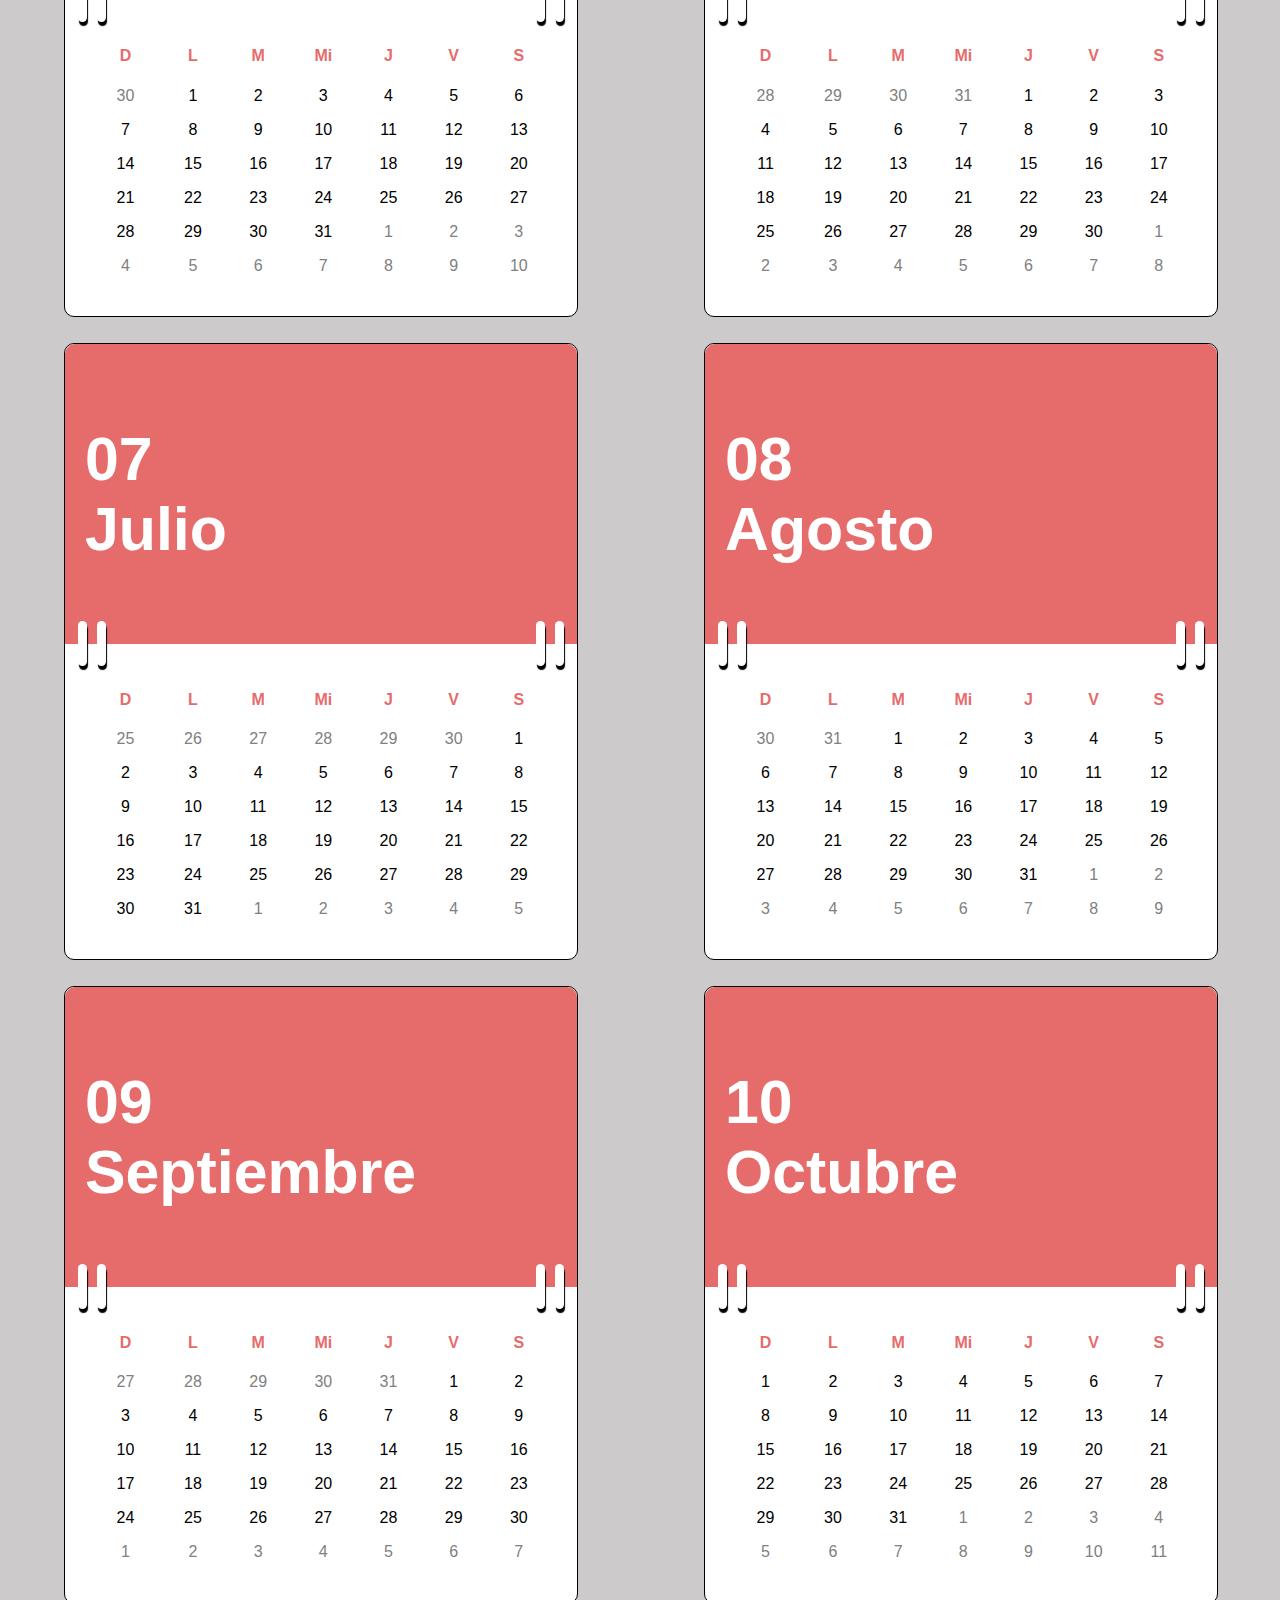
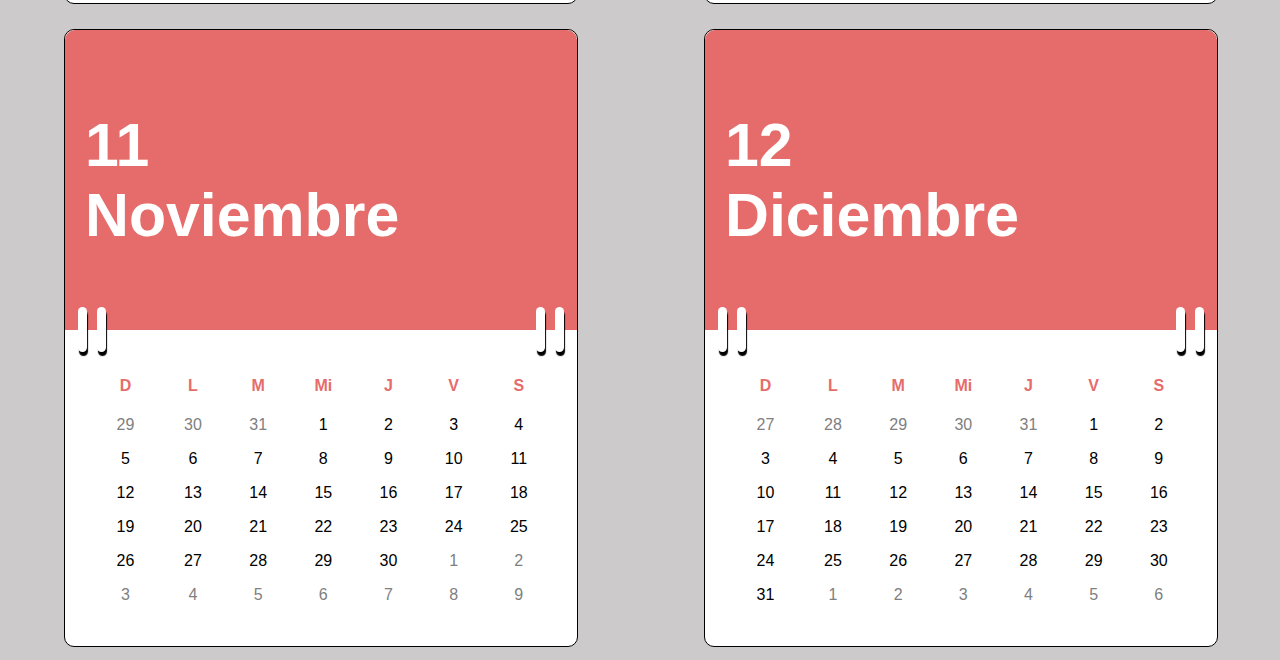
<file: calendario/calendario.html>
<!DOCTYPE html>
<html lang="en">
  <head>
    <meta charset="UTF-8" />
    <meta http-equiv="X-UA-Compatible" content="IE=edge" />
    <meta name="viewport" content="width=device-width, initial-scale=1.0" />
    <title>Calendario</title>
    <link rel="stylesheet" href="./index.css" />
  </head>

  <body>
    <div class="contenedor">
      <div class="calen">
        <div class="mes">
          <div class="rojo">
            <h1>01</h1>
            <h1>Enero</h1>
          </div>
          <div class="prueba i1"></div>
          <div class="prueba i2"></div>
          <div class="prueba d1"></div>
          <div class="prueba d2"></div>
          <div class="contenedor2">
            <div class="dias">
              <h4 class="semana">D</h4>
              <p>1</p>
              <p>8</p>
              <p>15</p>
              <p>22</p>
              <p>29</p>
              <p class="color">5</p>
            </div>

            <div class="dias">
              <h4 class="semana">L</h4>
              <p>2</p>
              <p>9</p>
              <p>16</p>
              <p>23</p>
              <p>30</p>
              <p class="color">6</p>
            </div>

            <div class="dias">
              <h4 class="semana">M</h4>
              <p>3</p>
              <p>10</p>
              <p>17</p>
              <p>24</p>
              <p>31</p>
              <p class="color">7</p>
            </div>

            <div class="dias">
              <h4 class="semana">Mi</h4>
              <p>4</p>
              <p>11</p>
              <p>18</p>
              <p>25</p>
              <p class="color">1</p>
              <p class="color">8</p>
            </div>

            <div class="dias">
              <h4 class="semana">J</h4>
              <p>5</p>
              <p>12</p>
              <p>19</p>
              <p>26</p>
              <p class="color">2</p>
              <p class="color">9</p>
            </div>

            <div class="dias">
              <h4 class="semana">V</h4>
              <p>6</p>
              <p>13</p>
              <p>20</p>
              <p>27</p>
              <p class="color">3</p>
              <p class="color">10</p>
            </div>

            <div class="dias">
              <h4 class="semana">S</h4>
              <p>7</p>
              <p>14</p>
              <p>21</p>
              <p>28</p>
              <p class="color">4</p>
              <p class="color">11</p>
            </div>
          </div>
        </div>
      </div>

      <div class="calen">
        <div class="mes">
          <div class="rojo">
            <h1>02</h1>
            <h1>Febrero</h1>
          </div>
          <div class="prueba i1"></div>
          <div class="prueba i2"></div>
          <div class="prueba d1"></div>
          <div class="prueba d2"></div>
          <div class="contenedor2">
            <div class="dias">
              <h4 class="semana">D</h4>
              <p class="color">29</p>
              <p>5</p>
              <p>12</p>
              <p>19</p>
              <p>26</p>
              <p class="color">5</p>
            </div>

            <div class="dias">
              <h4 class="semana">L</h4>
              <p class="color">30</p>
              <p>6</p>
              <p>13</p>
              <p>20</p>
              <p>27</p>
              <p class="color">6</p>
            </div>

            <div class="dias">
              <h4 class="semana">M</h4>
              <p class="color">31</p>
              <p>7</p>
              <p>14</p>
              <p>21</p>
              <p>28</p>
              <p class="color">7</p>
            </div>

            <div class="dias">
              <h4 class="semana">Mi</h4>
              <p>1</p>
              <p>8</p>
              <p>15</p>
              <p>22</p>
              <p class="color">1</p>
              <p class="color">8</p>
            </div>

            <div class="dias">
              <h4 class="semana">J</h4>
              <p>2</p>
              <p>9</p>
              <p>16</p>
              <p>23</p>
              <p class="color">2</p>
              <p class="color">9</p>
            </div>

            <div class="dias">
              <h4 class="semana">V</h4>
              <p>3</p>
              <p>10</p>
              <p>17</p>
              <p>24</p>
              <p class="color">3</p>
              <p class="color">10</p>
            </div>

            <div class="dias">
              <h4 class="semana">S</h4>
              <p>4</p>
              <p>11</p>
              <p>18</p>
              <p>25</p>
              <p class="color">4</p>
              <p class="color">11</p>
            </div>
          </div>
        </div>
      </div>

      <div class="calen">
        <div class="mes">
          <div class="rojo">
            <h1>03</h1>
            <h1>Marzo</h1>
          </div>
          <div class="prueba i1"></div>
          <div class="prueba i2"></div>
          <div class="prueba d1"></div>
          <div class="prueba d2"></div>
          <div class="contenedor2">
            <div class="dias">
              <h4 class="semana">D</h4>
              <p class="color">26</p>
              <p>5</p>
              <p>12</p>
              <p>19</p>
              <p>26</p>
              <p class="color">2</p>
            </div>

            <div class="dias">
              <h4 class="semana">L</h4>
              <p class="color">27</p>
              <p>6</p>
              <p>13</p>
              <p>20</p>
              <p>27</p>
              <p class="color">3</p>
            </div>

            <div class="dias">
              <h4 class="semana">M</h4>
              <p class="color">28</p>
              <p>7</p>
              <p>14</p>
              <p>21</p>
              <p>28</p>
              <p class="color">4</p>
            </div>

            <div class="dias">
              <h4 class="semana">Mi</h4>
              <p>1</p>
              <p>8</p>
              <p>15</p>
              <p>22</p>
              <p>29</p>
              <p class="color">5</p>
            </div>

            <div class="dias">
              <h4 class="semana">J</h4>
              <p>2</p>
              <p>9</p>
              <p>16</p>
              <p>23</p>
              <p>30</p>
              <p class="color">6</p>
            </div>

            <div class="dias">
              <h4 class="semana">V</h4>
              <p>3</p>
              <p>10</p>
              <p>17</p>
              <p>24</p>
              <p>31</p>
              <p class="color">7</p>
            </div>

            <div class="dias">
              <h4 class="semana">S</h4>
              <p>4</p>
              <p>11</p>
              <p>18</p>
              <p>25</p>
              <p class="color">1</p>
              <p class="color">8</p>
            </div>
          </div>
        </div>
      </div>

      <div class="calen">
        <div class="mes">
          <div class="rojo">
            <h1>04</h1>
            <h1>Abril</h1>
          </div>
          <div class="prueba i1"></div>
          <div class="prueba i2"></div>
          <div class="prueba d1"></div>
          <div class="prueba d2"></div>
          <div class="contenedor2">
            <div class="dias">
              <h4 class="semana">D</h4>
              <p class="color">26</p>
              <p>2</p>
              <p>9</p>
              <p>16</p>
              <p>23</p>
              <p>30</p>
            </div>

            <div class="dias">
              <h4 class="semana">L</h4>
              <p class="color">27</p>
              <p>3</p>
              <p>10</p>
              <p>17</p>
              <p>24</p>
              <p class="color">1</p>
            </div>

            <div class="dias">
              <h4 class="semana">M</h4>
              <p class="color">28</p>
              <p>4</p>
              <p>11</p>
              <p>18</p>
              <p>25</p>
              <p class="color">2</p>
            </div>

            <div class="dias">
              <h4 class="semana">Mi</h4>
              <p class="color">29</p>
              <p>5</p>
              <p>12</p>
              <p>19</p>
              <p>26</p>
              <p class="color">3</p>
            </div>

            <div class="dias">
              <h4 class="semana">J</h4>
              <p class="color">30</p>
              <p>6</p>
              <p>13</p>
              <p>20</p>
              <p>27</p>
              <p class="color">4</p>
            </div>

            <div class="dias">
              <h4 class="semana">V</h4>
              <p class="color">31</p>
              <p>7</p>
              <p>14</p>
              <p>21</p>
              <p>28</p>
              <p class="color">5</p>
            </div>

            <div class="dias">
              <h4 class="semana">S</h4>
              <p>1</p>
              <p>8</p>
              <p>15</p>
              <p>22</p>
              <p>29</p>
              <p class="color">6</p>
            </div>
          </div>
        </div>
      </div>

      <div class="calen">
        <div class="mes">
          <div class="rojo">
            <h1>05</h1>
            <h1>Mayo</h1>
          </div>
          <div class="prueba i1"></div>
          <div class="prueba i2"></div>
          <div class="prueba d1"></div>
          <div class="prueba d2"></div>
          <div class="contenedor2">
            <div class="dias">
              <h4 class="semana">D</h4>
              <p class="color">30</p>
              <p>7</p>
              <p>14</p>
              <p>21</p>
              <p>28</p>
              <p class="color">4</p>
            </div>

            <div class="dias">
              <h4 class="semana">L</h4>
              <p>1</p>
              <p>8</p>
              <p>15</p>
              <p>22</p>
              <p>29</p>
              <p class="color">5</p>
            </div>

            <div class="dias">
              <h4 class="semana">M</h4>
              <p>2</p>
              <p>9</p>
              <p>16</p>
              <p>23</p>
              <p>30</p>
              <p class="color">6</p>
            </div>

            <div class="dias">
              <h4 class="semana">Mi</h4>
              <p>3</p>
              <p>10</p>
              <p>17</p>
              <p>24</p>
              <p>31</p>
              <p class="color">7</p>
            </div>

            <div class="dias">
              <h4 class="semana">J</h4>
              <p>4</p>
              <p>11</p>
              <p>18</p>
              <p>25</p>
              <p class="color">1</p>
              <p class="color">8</p>
            </div>

            <div class="dias">
              <h4 class="semana">V</h4>
              <p>5</p>
              <p>12</p>
              <p>19</p>
              <p>26</p>
              <p class="color">2</p>
              <p class="color">9</p>
            </div>

            <div class="dias">
              <h4 class="semana">S</h4>
              <p>6</p>
              <p>13</p>
              <p>20</p>
              <p>27</p>
              <p class="color">3</p>
              <p class="color">10</p>
            </div>
          </div>
        </div>
      </div>

      <div class="calen">
        <div class="mes">
          <div class="rojo">
            <h1>06</h1>
            <h1>Junio</h1>
          </div>
          <div class="prueba i1"></div>
          <div class="prueba i2"></div>
          <div class="prueba d1"></div>
          <div class="prueba d2"></div>
          <div class="contenedor2">
            <div class="dias">
              <h4 class="semana">D</h4>
              <p class="color">28</p>
              <p>4</p>
              <p>11</p>
              <p>18</p>
              <p>25</p>
              <p class="color">2</p>
            </div>

            <div class="dias">
              <h4 class="semana">L</h4>
              <p class="color">29</p>
              <p>5</p>
              <p>12</p>
              <p>19</p>
              <p>26</p>
              <p class="color">3</p>
            </div>

            <div class="dias">
              <h4 class="semana">M</h4>
              <p class="color">30</p>
              <p>6</p>
              <p>13</p>
              <p>20</p>
              <p>27</p>
              <p class="color">4</p>
            </div>

            <div class="dias">
              <h4 class="semana">Mi</h4>
              <p class="color">31</p>
              <p>7</p>
              <p>14</p>
              <p>21</p>
              <p>28</p>
              <p class="color">5</p>
            </div>

            <div class="dias">
              <h4 class="semana">J</h4>
              <p>1</p>
              <p>8</p>
              <p>15</p>
              <p>22</p>
              <p>29</p>
              <p class="color">6</p>
            </div>

            <div class="dias">
              <h4 class="semana">V</h4>
              <p>2</p>
              <p>9</p>
              <p>16</p>
              <p>23</p>
              <p>30</p>
              <p class="color">7</p>
            </div>

            <div class="dias">
              <h4 class="semana">S</h4>
              <p>3</p>
              <p>10</p>
              <p>17</p>
              <p>24</p>
              <p class="color">1</p>
              <p class="color">8</p>
            </div>
          </div>
        </div>
      </div>

      <div class="calen">
        <div class="mes">
          <div class="rojo">
            <h1>07</h1>
            <h1>Julio</h1>
          </div>
          <div class="prueba i1"></div>
          <div class="prueba i2"></div>
          <div class="prueba d1"></div>
          <div class="prueba d2"></div>
          <div class="contenedor2">
            <div class="dias">
              <h4 class="semana">D</h4>
              <p class="color">25</p>
              <p>2</p>
              <p>9</p>
              <p>16</p>
              <p>23</p>
              <p>30</p>
            </div>

            <div class="dias">
              <h4 class="semana">L</h4>
              <p class="color">26</p>
              <p>3</p>
              <p>10</p>
              <p>17</p>
              <p>24</p>
              <p>31</p>
            </div>

            <div class="dias">
              <h4 class="semana">M</h4>
              <p class="color">27</p>
              <p>4</p>
              <p>11</p>
              <p>18</p>
              <p>25</p>
              <p class="color">1</p>
            </div>

            <div class="dias">
              <h4 class="semana">Mi</h4>
              <p class="color">28</p>
              <p>5</p>
              <p>12</p>
              <p>19</p>
              <p>26</p>
              <p class="color">2</p>
            </div>

            <div class="dias">
              <h4 class="semana">J</h4>
              <p class="color">29</p>
              <p>6</p>
              <p>13</p>
              <p>20</p>
              <p>27</p>
              <p class="color">3</p>
            </div>

            <div class="dias">
              <h4 class="semana">V</h4>
              <p class="color">30</p>
              <p>7</p>
              <p>14</p>
              <p>21</p>
              <p>28</p>
              <p class="color">4</p>
            </div>

            <div class="dias">
              <h4 class="semana">S</h4>
              <p>1</p>
              <p>8</p>
              <p>15</p>
              <p>22</p>
              <p>29</p>
              <p class="color">5</p>
            </div>
          </div>
        </div>
      </div>

      <div class="calen">
        <div class="mes">
          <div class="rojo">
            <h1>08</h1>
            <h1>Agosto</h1>
          </div>
          <div class="prueba i1"></div>
          <div class="prueba i2"></div>
          <div class="prueba d1"></div>
          <div class="prueba d2"></div>
          <div class="contenedor2">
            <div class="dias">
              <h4 class="semana">D</h4>
              <p class="color">30</p>
              <p>6</p>
              <p>13</p>
              <p>20</p>
              <p>27</p>
              <p class="color">3</p>
            </div>

            <div class="dias">
              <h4 class="semana">L</h4>
              <p class="color">31</p>
              <p>7</p>
              <p>14</p>
              <p>21</p>
              <p>28</p>
              <p class="color">4</p>
            </div>

            <div class="dias">
              <h4 class="semana">M</h4>
              <p>1</p>
              <p>8</p>
              <p>15</p>
              <p>22</p>
              <p>29</p>
              <p class="color">5</p>
            </div>

            <div class="dias">
              <h4 class="semana">Mi</h4>
              <p>2</p>
              <p>9</p>
              <p>16</p>
              <p>23</p>
              <p>30</p>
              <p class="color">6</p>
            </div>

            <div class="dias">
              <h4 class="semana">J</h4>
              <p>3</p>
              <p>10</p>
              <p>17</p>
              <p>24</p>
              <p>31</p>
              <p class="color">7</p>
            </div>

            <div class="dias">
              <h4 class="semana">V</h4>
              <p>4</p>
              <p>11</p>
              <p>18</p>
              <p>25</p>
              <p class="color">1</p>
              <p class="color">8</p>
            </div>

            <div class="dias">
              <h4 class="semana">S</h4>
              <p>5</p>
              <p>12</p>
              <p>19</p>
              <p>26</p>
              <p class="color">2</p>
              <p class="color">9</p>
            </div>
          </div>
        </div>
      </div>

      <div class="calen">
        <div class="mes">
          <div class="rojo">
            <h1>09</h1>
            <h1>Septiembre</h1>
          </div>
          <div class="prueba i1"></div>
          <div class="prueba i2"></div>
          <div class="prueba d1"></div>
          <div class="prueba d2"></div>
          <div class="contenedor2">
            <div class="dias">
              <h4 class="semana">D</h4>
              <p class="color">27</p>
              <p>3</p>
              <p>10</p>
              <p>17</p>
              <p>24</p>
              <p class="color">1</p>
            </div>

            <div class="dias">
              <h4 class="semana">L</h4>
              <p class="color">28</p>
              <p>4</p>
              <p>11</p>
              <p>18</p>
              <p>25</p>
              <p class="color">2</p>
            </div>

            <div class="dias">
              <h4 class="semana">M</h4>
              <p class="color">29</p>
              <p>5</p>
              <p>12</p>
              <p>19</p>
              <p>26</p>
              <p class="color">3</p>
            </div>

            <div class="dias">
              <h4 class="semana">Mi</h4>
              <p class="color">30</p>
              <p>6</p>
              <p>13</p>
              <p>20</p>
              <p>27</p>
              <p class="color">4</p>
            </div>

            <div class="dias">
              <h4 class="semana">J</h4>
              <p class="color">31</p>
              <p>7</p>
              <p>14</p>
              <p>21</p>
              <p>28</p>
              <p class="color">5</p>
            </div>

            <div class="dias">
              <h4 class="semana">V</h4>
              <p>1</p>
              <p>8</p>
              <p>15</p>
              <p>22</p>
              <p>29</p>
              <p class="color">6</p>
            </div>

            <div class="dias">
              <h4 class="semana">S</h4>
              <p>2</p>
              <p>9</p>
              <p>16</p>
              <p>23</p>
              <p>30</p>
              <p class="color">7</p>
            </div>
          </div>
        </div>
      </div>

      <div class="calen">
        <div class="mes">
          <div class="rojo">
            <h1>10</h1>
            <h1>Octubre</h1>
          </div>
          <div class="prueba i1"></div>
          <div class="prueba i2"></div>
          <div class="prueba d1"></div>
          <div class="prueba d2"></div>
          <div class="contenedor2">
            <div class="dias">
              <h4 class="semana">D</h4>
              <p>1</p>
              <p>8</p>
              <p>15</p>
              <p>22</p>
              <p>29</p>
              <p class="color">5</p>
            </div>

            <div class="dias">
              <h4 class="semana">L</h4>
              <p>2</p>
              <p>9</p>
              <p>16</p>
              <p>23</p>
              <p>30</p>
              <p class="color">6</p>
            </div>

            <div class="dias">
              <h4 class="semana">M</h4>
              <p>3</p>
              <p>10</p>
              <p>17</p>
              <p>24</p>
              <p>31</p>
              <p class="color">7</p>
            </div>

            <div class="dias">
              <h4 class="semana">Mi</h4>
              <p>4</p>
              <p>11</p>
              <p>18</p>
              <p>25</p>
              <p class="color">1</p>
              <p class="color">8</p>
            </div>

            <div class="dias">
              <h4 class="semana">J</h4>
              <p>5</p>
              <p>12</p>
              <p>19</p>
              <p>26</p>
              <p class="color">2</p>
              <p class="color">9</p>
            </div>

            <div class="dias">
              <h4 class="semana">V</h4>
              <p>6</p>
              <p>13</p>
              <p>20</p>
              <p>27</p>
              <p class="color">3</p>
              <p class="color">10</p>
            </div>

            <div class="dias">
              <h4 class="semana">S</h4>
              <p>7</p>
              <p>14</p>
              <p>21</p>
              <p>28</p>
              <p class="color">4</p>
              <p class="color">11</p>
            </div>
          </div>
        </div>
      </div>

      <div class="calen">
        <div class="mes">
          <div class="rojo">
            <h1>11</h1>
            <h1>Noviembre</h1>
          </div>
          <div class="prueba i1"></div>
          <div class="prueba i2"></div>
          <div class="prueba d1"></div>
          <div class="prueba d2"></div>
          <div class="contenedor2">
            <div class="dias">
              <h4 class="semana">D</h4>
              <p class="color">29</p>
              <p>5</p>
              <p>12</p>
              <p>19</p>
              <p>26</p>
              <p class="color">3</p>
            </div>

            <div class="dias">
              <h4 class="semana">L</h4>
              <p class="color">30</p>
              <p>6</p>
              <p>13</p>
              <p>20</p>
              <p>27</p>
              <p class="color">4</p>
            </div>

            <div class="dias">
              <h4 class="semana">M</h4>
              <p class="color">31</p>
              <p>7</p>
              <p>14</p>
              <p>21</p>
              <p>28</p>
              <p class="color">5</p>
            </div>

            <div class="dias">
              <h4 class="semana">Mi</h4>
              <p>1</p>
              <p>8</p>
              <p>15</p>
              <p>22</p>
              <p>29</p>
              <p class="color">6</p>
            </div>

            <div class="dias">
              <h4 class="semana">J</h4>
              <p>2</p>
              <p>9</p>
              <p>16</p>
              <p>23</p>
              <p>30</p>
              <p class="color">7</p>
            </div>

            <div class="dias">
              <h4 class="semana">V</h4>
              <p>3</p>
              <p>10</p>
              <p>17</p>
              <p>24</p>
              <p class="color">1</p>
              <p class="color">8</p>
            </div>

            <div class="dias">
              <h4 class="semana">S</h4>
              <p>4</p>
              <p>11</p>
              <p>18</p>
              <p>25</p>
              <p class="color">2</p>
              <p class="color">9</p>
            </div>
          </div>
        </div>
      </div>

      <div class="calen">
        <div class="mes">
          <div class="rojo">
            <h1>12</h1>
            <h1>Diciembre</h1>
          </div>
          <div class="prueba i1"></div>
          <div class="prueba i2"></div>
          <div class="prueba d1"></div>
          <div class="prueba d2"></div>
          <div class="contenedor2">
            <div class="dias">
              <h4 class="semana">D</h4>
              <p class="color">27</p>
              <p>3</p>
              <p>10</p>
              <p>17</p>
              <p>24</p>
              <p>31</p>
            </div>

            <div class="dias">
              <h4 class="semana">L</h4>
              <p class="color">28</p>
              <p>4</p>
              <p>11</p>
              <p>18</p>
              <p>25</p>
              <p class="color">1</p>
            </div>

            <div class="dias">
              <h4 class="semana">M</h4>
              <p class="color">29</p>
              <p>5</p>
              <p>12</p>
              <p>19</p>
              <p>26</p>
              <p class="color">2</p>
            </div>

            <div class="dias">
              <h4 class="semana">Mi</h4>
              <p class="color">30</p>
              <p>6</p>
              <p>13</p>
              <p>20</p>
              <p>27</p>
              <p class="color">3</p>
            </div>

            <div class="dias">
              <h4 class="semana">J</h4>
              <p class="color">31</p>
              <p>7</p>
              <p>14</p>
              <p>21</p>
              <p>28</p>
              <p class="color">4</p>
            </div>

            <div class="dias">
              <h4 class="semana">V</h4>
              <p>1</p>
              <p>8</p>
              <p>15</p>
              <p>22</p>
              <p>29</p>
              <p class="color">5</p>
            </div>

            <div class="dias">
              <h4 class="semana">S</h4>
              <p>2</p>
              <p>9</p>
              <p>16</p>
              <p>23</p>
              <p>30</p>
              <p class="color">6</p>
            </div>
          </div>
        </div>
      </div>
    </div>
  </body>
</html>
</file>
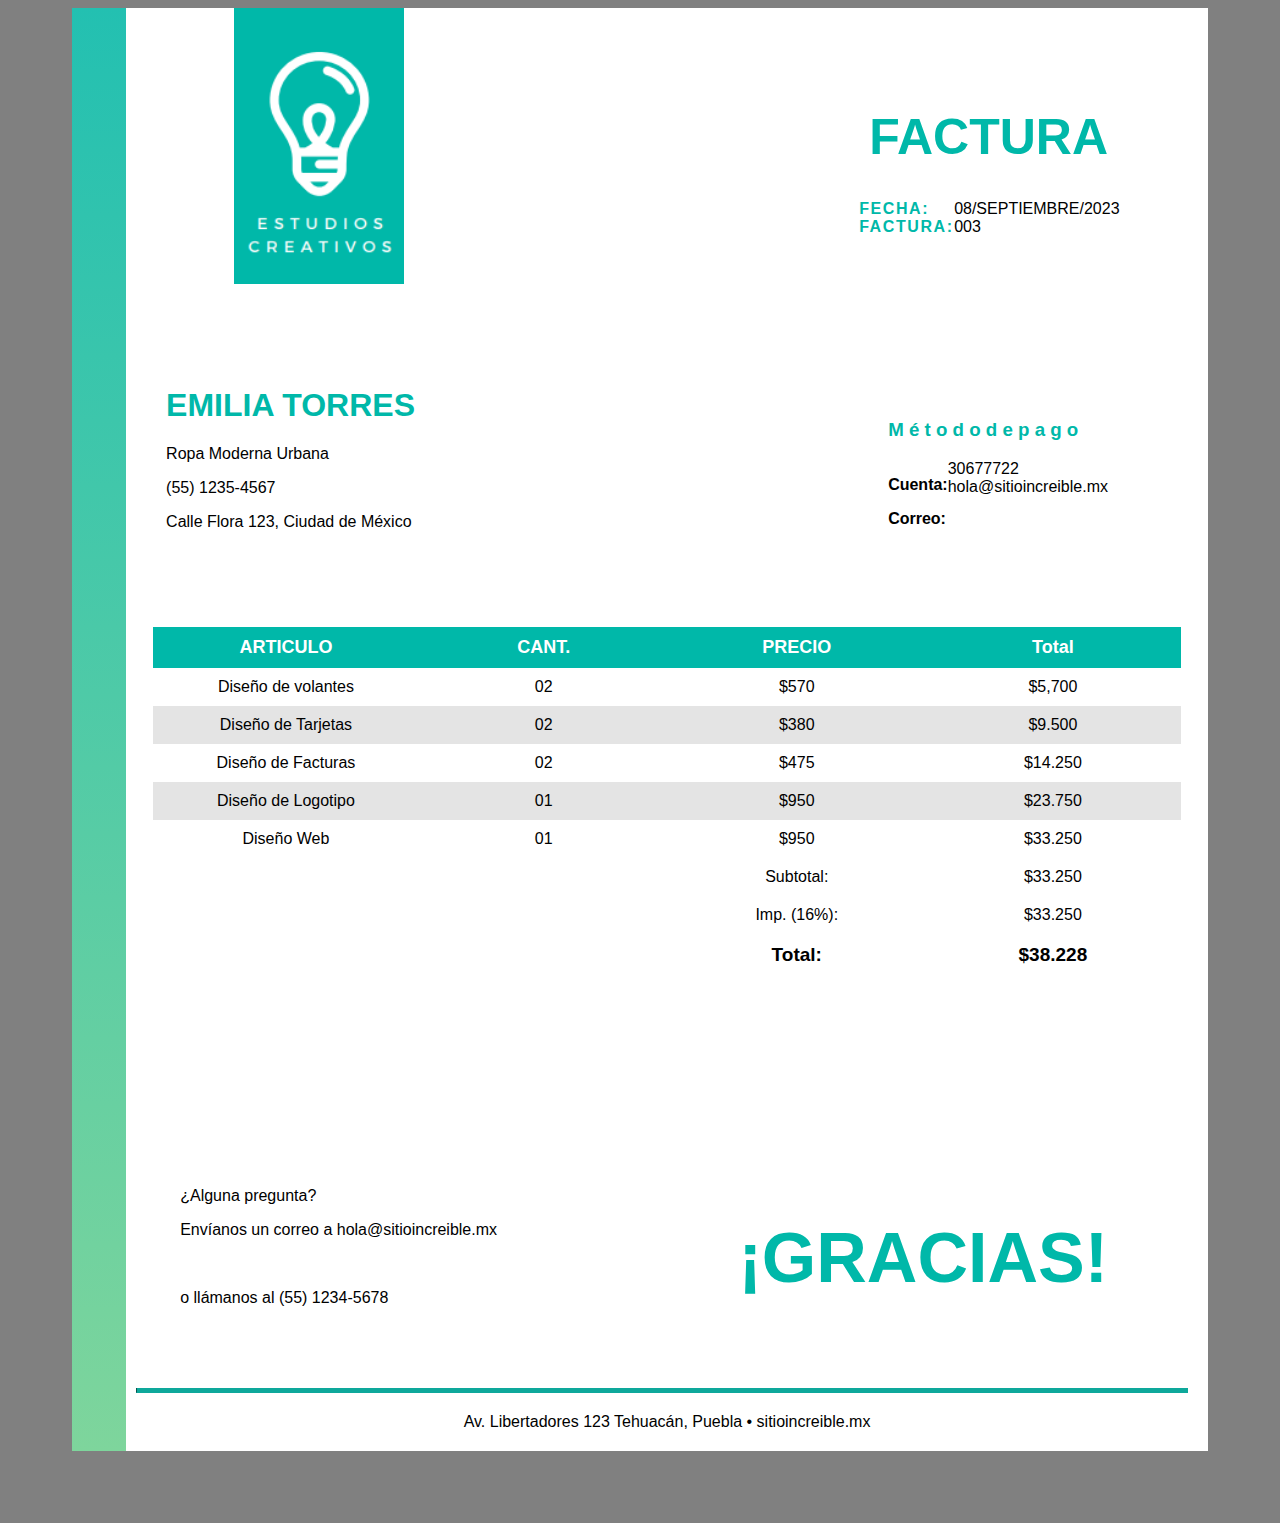
<file: Factura/Factura.html>
<!DOCTYPE html>
<html lang="en">

<head>
  <link rel="stylesheet" href="Styles.css">
  <meta charset="UTF-8">
  <meta name="viewport" content="width=device-width, initial-scale=1.0">
  <title>Factura</title>
</head>

<body>


    <div class="contenedor2">
      <div class="sidebar"></div>
      <div class="contenido">
        <div class="parte1">
          <div class="imagen"><img src="./imagen/imagen.png" alt="" height="" width="170px"></div>
          <div class="Grupo_1 mover-izquierda">
            <h1 class="titulo">FACTURA</h1>
            <div class="contenido_de_texto">
              <div class="datos_1">
                <p>Fecha:</p>
                <p>Factura:</p>
              </div>
              <div class="rta">
              <p>08/SEPTIEMBRE/2023</p>
              <p>003</p>
            </div>
          </div>
          </div>
        </div>
        <div class="parte2">
          <div >
            <h1>EMILIA TORRES</h1>
            <P>Ropa Moderna Urbana</P>
            <p>(55) 1235-4567 </p>
            <p>Calle Flora 123, Ciudad de México </p>
          </div>
          <div class="metodo_p">
            <h3 class="t_metodo_p">M é t o d o d e p a g o</h3>
            <div class="palabras">
            <div class="info">
            <p class="neg">Cuenta: </p>
            <p class="neg">Correo:</p>
            </div>
            <div class="rta">
              <p>30677722</p>
              <p>hola@sitioincreible.mx</p>
            </div>
          </div>
          </div>
        </div>
        <div class="tabla">
          <table class="info_tabla">
            <thead>
              <tr>
                <th>ARTICULO</th>
                <th>CANT.</th>
                <th>PRECIO</th>
                <th>Total</th>
              </tr>
            </thead>

            <tr>
              <td>Diseño de volantes</td>
              <td>02</td>
              <td>$570</td>
              <td>$5,700</td>
            </tr>

            <tr>
              <td>Diseño de Tarjetas</td>
              <td>02</td>
              <td>$380</td>
              <td>$9.500</td>
            </tr>

            <tr>
              <td>Diseño de Facturas</td>
              <td>02</td>
              <td>$475</td>
              <td>$14.250</td>
            </tr>

            <tr>
              <td>Diseño de Logotipo</td>
              <td>01</td>
              <td>$950</td>
              <td>$23.750</td>
            </tr>

            <tr>
              <td>Diseño Web</td>
              <td>01</td>
              <td>$950</td>
              <td>$33.250</td>
            </tr>
            <tr>
              <td class="blanco"></td>
              <td class="blanco"></td>
              <td class="blanco">Subtotal:</td>
              <td class="blanco">$33.250</td>
            </tr>
            <tr>
              <td class="blanco"></td>
              <td class="blanco"></td>
              <td class="blanco">Imp. (16%):</td>
              <td class="blanco">$33.250</td>
            </tr>
            <tr>
              <td class="blanco"></td>
              <td class="blanco"></td>
              <br>
              <td class="blanco" id="total">Total:</td>
              <br>
              <td class="blanco" id="tota">$38.228</td>
              <br>
            </tr>
          </table>

        </div>
        <div class="parte4">
          <div class="parrafo">
            <p>¿Alguna pregunta?</p>
            
            <p>Envíanos un correo a hola@sitioincreible.mx</p>
            <br>
            <p>o llámanos al (55) 1234-5678</p>
          </div>
          <br>
          <h1 class="thx">¡GRACIAS!</h1>
        </div>
        <div>
          <hr class="linea">
          <p id="ta">Av. Libertadores 123 Tehuacán, Puebla • sitioincreible.mx</p>
        </div>
      </div>

    </div>
  </div>

</body>

</html>
</file>
<file: estilo.css>
@import url('https://fonts.googleapis.com/css2?family=Righteous&family=Work+Sans:wght@100;300;400;600;800&display=swap');
*{
    box-sizing: border-box;
    font-family: 'Work Sans';
    margin: 0;
    padding: 0;
}
html{
    /* me permite deslizar cuando hago clic en los links del menu */
    scroll-behavior: smooth;
}
/* MENU */
.contenedor-header{
    background: #1e2326;
    position: fixed;
    width: 100%;
    top: 0;
    left: 0;
    z-index: 99;
}
.contenedor-header header{
    max-width: 1100px;
    margin: auto;
    display: flex;
    justify-content: space-between;
    align-items: center;
    padding: 15px 20px;
}
.contenedor-header header .logo a{
    font-family: 'Righteous';
    font-size: 36px;
    color: #1CB698;
    text-decoration: none;
}
.contenedor-header header ul{
    display: flex;
    list-style: none;
}
.contenedor-header header nav ul li a{
    text-align: none;
    color: #fff;
    margin: 0 15px;
    padding: 3px;
    transition: .5s;
    text-decoration: none;
}
.contenedor-header header nav ul li a:hover{
    color: #1CB698;
}
.nav-responsive{
    background-color: #1CB698;
    color:#fff;
    padding: 5px 10px;
    border-radius: 5px;
    cursor: pointer;
    display: none;
}
/* SECCION I N I C I O */
.inicio{
    background: linear-gradient(to top, rgba(30,35,38,.8), rgba(30,35,38,1)),
    url(img/fondo.jpg);
    background-size: cover;
    height: 100vh;
    color: #fff;
    display: flex;
    align-items: center;
}
.inicio .contenido-banner{
    padding: 20px;
    background-color: #1e2326;
    max-width: 350px;
    margin: auto;
    text-align: center;
    border-radius: 40px;
}
.inicio .contenido-banner img{
    margin-top: 40px;
    border: 10px solid #1CB698;
    display: block;
    width: 80%;
    margin: auto;
    border-radius: 100%;
}
.inicio .contenido-banner h1{
    margin-top: 40px;
    font-size: 42px;
    font-family: 'Righteous';
}
.inicio .contenido-banner h2{
    font-size: 15px;
    font-weight: normal;
}
.inicio .contenido-banner .redes a{
    color: #fff;
    display: inline-block;
    text-decoration: none;
    border: 1px solid #fff;
    border-radius: 100%;
    width: 42px;
    height: 42px;
    line-height: 42px;
    margin: 40px 5px;
    font-size: 20px;
    transition: .3s;
}
.inicio .contenido-banner .redes a:hover{
    background-color: #1CB698;
}
.sobremi{
    background-color: #1e2326;
    color: #fff;
    padding: 50px 20px;
}
.sobremi .contenido-seccion{
    max-width: 1100px;
    margin: auto;
}
.sobremi h2{
    font-size: 48px;
    font-family: 'Righteous';
    text-align: center;
    padding: 20px 0;

}
.sobremi .contenido-seccion p{
    font: 18px;
    line-height: 22px;
    margin-bottom: 20px;
}
.sobremi .contenido-seccion p span{
    color: #1CB698;
    font-weight: bold;
}
.sobremi .fila{
    display: flex;
}
.sobremi .fila .col
{
    width: 50%;
}
.sobremi .fila .col h3{
    font-size: 28px;
    font-family: 'Righteous';
    margin-bottom: 25px;
}
.sobremi .fila .col ul{
    list-style: none;
}
.sobremi .fila .col ul li{
    margin: 12px 0;
}
.sobremi .fila .col ul li strong{
    display: inline-block;
    color: #1CB698;
    width: 130px;
}
.sobremi .fila .col ul li span{
    background-color: #1CB698;
    padding: 3px;
    font-weight: bold;
    border-radius: 5px;
}
.sobremi .fila .col .contenedor-intereses{
    display: flex;
    flex-wrap: wrap;
}
.sobremi .fila .col .contenedor-intereses .interes{
    width: 100px;
    height: 100px;
    background-color: #252A2E;
    border-radius: 10px;
    margin: 0 15px 15px 0;
    display: flex;
    flex-direction: column;
    align-items: center;
    justify-content: center;
    transition: .3s;
}.sobremi .fila .col .contenedor-intereses .interes:hover{
    background-color: #1CB698;
}
.sobremi .fila .col .contenedor-intereses .interes i{
    font-size: 30px;
    margin-bottom: 10px;
}
.sobremi button{
    cursor: pointer;
    background-color: transparent;
    border: 2px solid #fff;
    width: fit-content;
    display: block;
    margin: 20px auto;
    padding: 10px 22px;
    font-size: 16px;
    color: #fff;
    position: relative;
    z-index: 10;
}
.sobremi button .overlay{
    position: absolute;
    top: 0;
    left: 0;
    width: 0;
    height: 100%;
    background-color: #1CB698;
    z-index: -1;
    transition: 1s;
}
.sobremi button:hover .overlay{
    width: 100%;
}
/* SECCION S K I L L S */
.skills{
    background-color: #252A2E;
    color: #fff;
    padding: 50px 20px;
}
.skills .contenido-seccion{
    max-width: 1100px;
    margin: auto;
}
.skills h2{
    font-size: 48px;
    font-family: 'Righteous';
    text-align: center;
    padding: 20px 0;

}
.skills .fila{
    display: flex;
}
.skills .fila .col{
    width: 50%;
    padding: 0 20px;
}
.skills .fila .col h3{
    font-size: 28px;
    font-family: 'Righteous';
    margin-bottom: 25px;
}
.skills .skill > span{
    font-weight: bold;
    display: block;
    margin-bottom: 10px;
}
.skills .skill .barra-skill{
    height: 8px;
    width: 80%;
    background-color: #131517;
    position: relative;
    margin-bottom: 30px;
}
.skills .skill .progreso{
    background-color: #1CB698;
    position: absolute;
    top: 0;
    left: 0;
    height: 8px;
}
.skills .skill .barra-skill span{
    position: absolute;
    height: 40px;
    width: 40px;
    background-color: #1CB698;
    border-radius: 50px;
    line-height: 40px;
    text-align: center;
    top: -17px;
    right: -15px;
    font-size: 14px;
}
/* Estas clases se agregaran dinamicamente mediante javascript */
.skills .skill .javascript{
    width: 0%;
    animation: 2s javascript forwards;
}
@keyframes javascript {
    0%{width: 0%;}
    100%{width: 75%;}
}

.skills .skill .htmlcss{
    width: 0%;
    animation: 2s htmlcss forwards;
}
@keyframes htmlcss {
    0%{width: 0%;}
    100%{width: 89%;}
}

.skills .skill .photoshop{
    width: 0%;
    animation: 2s photoshop forwards;
}
@keyframes photoshop {
    0%{width: 0%;}
    100%{width: 95%;}
}

.skills .skill .wordpress{
    width: 0%;
    animation: 2s wordpress forwards;
}
@keyframes wordpress {
    0%{width: 0%;}
    100%{width: 81%;}
}

.skills .skill .drupal{
    width: 0%;
    animation: 2s drupal forwards;
}
@keyframes drupal {
    0%{width: 0%;}
    100%{width: 55%;}
}

.skills .skill .comunicacion{
    width: 0%;
    animation: 2s comunicacion forwards;
}
@keyframes comunicacion {
    0%{width: 0%;}
    100%{width: 80%;}
}

.skills .skill .trabajo{
    width: 0%;
    animation: 2s trabajo forwards;
}
@keyframes trabajo {
    0%{width: 0%;}
    100%{width: 70%;}
}

.skills .skill .creatividad{
    width: 0%;
    animation: 2s creatividad forwards;
}
@keyframes creatividad {
    0%{width: 0%;}
    100%{width: 99%;}
}

.skills .skill .dedicacion{
    width: 0%;
    animation: 2s dedicacion forwards;
}
@keyframes dedicacion {
    0%{width: 0%;}
    100%{width: 65%;}
}

.skills .skill .proyect{
    width: 0%;
    animation: 2s proyect forwards;
}
@keyframes proyect {
    0%{width: 0%;}
    100%{width: 94%;}
}
/* SECCION CURRICULUM */
.curriculum{
    background-color: #1e2326;
    color: #fff;
    padding: 50px 20px;
}
.curriculum .contenido-seccion{
    max-width: 1100px;
    margin: auto;
}
.curriculum h2{
    font-size: 48px;
    font-family: 'Righteous';
    text-align: center;
    padding: 20px 0;

}
.curriculum .fila{
    display: flex;
    justify-content: space-between;
}
.curriculum .fila .col{
    width: 49%;
    padding: 0 20px;
}
.curriculum .fila .col h3{
    font-size: 28px;
    font-family: 'Righteous';
    margin-bottom: 25px;
}
.curriculum .fila .izquierda{
    border-right: 2px solid #252A2E;
}
.curriculum .fila .derecha{
    border-left: 2px solid #252A2E;
}
.curriculum .fila .item{
    padding: 25px;
    margin-bottom: 30px;
    background-color: #252A2E;
    position: relative;
}
.curriculum .fila .item h4{
    font-size: 20px;
    margin-bottom: 10px;
}
.curriculum .fila .item .casa{
    color: #1CB698;
    font-size: 22px;
    font-weight: bold;
    display: block;
}
.curriculum .fila .item .fecha{
    display: block;
    color: #1CB698;
    margin-bottom: 10px;
}
.curriculum .fila .item p{
    line-height: 24px;
}
.curriculum .fila .izq{
    border-right: 2px solid #1CB698;
    margin-right: 20px;
}
.curriculum .fila .der{
    border-left: 2px solid #1CB698;
    margin-left: 20px;
}
.curriculum .fila .item .conectori{
    height: 2px;
    background-color: #1CB698;
    width: 47px;
    position: absolute;
    top: 50%;
    right: -47px;
    z-index: 5;
}
.curriculum .fila .item .conectori .circuloi{
    display: block;
    height: 10px;
    width: 10px;
    border-radius: 50%;
    background-color: #1CB698;
    float: right;
    position: relative;
    bottom: 4px;
}
.curriculum .fila .item .conectord{
    height: 2px;
    background-color: #1CB698;
    width: 47px;
    position: absolute;
    top: 50%;
    left: -47px;
    z-index: 5;
}
.curriculum .fila .item .conectord .circulod{
    display: block;
    height: 10px;
    width: 10px;
    border-radius: 50%;
    background-color: #1CB698;
    float: left;
    position: relative;
    bottom: 4px;
}
/* SECCION PORTFOLIO */
.portfolio{
    background-color: #252A2E;
    color: #fff;
    padding: 50px 20px;
}
.portfolio .contenido-seccion{
    max-width: 1100px;
    margin: auto;
}
.portfolio h2{
    font-size: 48px;
    font-family: 'Righteous';
    text-align: center;
    padding: 20px 0;
}
.portfolio .galeria{
    display: flex;
    flex-wrap: wrap;
    justify-content: space-around;
}
.portfolio .galeria .proyecto{
    position: relative;
    max-width: 340px;
    height: fit-content;
    margin: 10px;
    cursor: pointer;
}
.portfolio .galeria .proyecto img{
    width: 100%;
    display: block;
}
.portfolio .galeria .proyecto .overlay{
    position: absolute;
    top: 0;
    width: 100%;
    height: 100%;
    text-align: center;
    background: linear-gradient(rgba(28,182,152,.8), rgba(28,182,152,.8));
    display: flex;
    flex-direction: column;
    justify-content: center;
    transition: 1s;
    font-size: 18px;
    letter-spacing: 3px;
    opacity: 0;
}
.portfolio .galeria .proyecto .overlay h3{
    margin-bottom: 20px;
    transition: 1s;
}
.portfolio .galeria .proyecto .overlay:hover{
    opacity: 1;
}
.portfolio .galeria .proyecto .overlay:hover h3{
    margin-bottom: 0px;
}
/* SECCION CONTACTO */
.contacto{
    background-image: url(img/contact_bg.png);
    background-color: #1e2326;
    color: #fff;
    padding: 50px 0;
}
.contacto .contenido-seccion{
    max-width: 1100px;
    margin: auto;
}
.contacto h2{
    font-size: 48px;
    font-family: 'Righteous';
    text-align: center;
    padding: 20px 0;
}
.contacto .fila{
    display: flex;
}
.contacto .col{
    width: 50%;
    padding: 10px;
    position: relative;
}
.contacto .col input, .contacto .col textarea{
    display: block;
    width: 100%;
    padding: 18px;
    border: none;
    margin-bottom: 20px;
    background-color: #252A2E;
    color: #fff;
    font-size: 18px;
}
.contacto button{
    cursor: pointer;
    background-color: transparent;
    border: 2px solid #fff;
    width: fit-content;
    display: block;
    margin: 20px auto;
    padding: 10px 22px;
    font-size: 16px;
    color: #fff;
    position: relative;
    z-index: 10;
}
.contacto button .overlay{
    position: absolute;
    top: 0;
    left: 0;
    width: 0;
    height: 100%;
    background-color: #1CB698;
    z-index: -1;
    transition: 1s;
}
.contacto button:hover .overlay{
    width: 100%;
}
.contacto .col img{
    width: 100%;
}
.contacto .col .info{
    position: absolute;
    top: 40%;
    background-color: #252A2E;
    padding: 20px;
    max-width: 350px;
    left: 50%;
    transform: translate(-50%, -50%);
}
.contacto .col .info ul{
    list-style: none;
}
.contacto .col .info ul li{
    margin-bottom: 20px;
}
.contacto .col .info ul li i{
    color: #1CB698;
    display: inline-block;
    margin-right: 20px;
}
footer{
    background-color: #252A2E;
    color: #fff;
    padding: 50px 0 30px 0;
    text-align: center;
    position: relative;
    width: 100%;
}
footer .redes{
    margin-bottom: 20px;
}
footer .redes a{
    color: #fff;
    display: inline-block;
    text-decoration: none;
    border: 1px solid #fff;
    border-radius: 100%;
    width: 42px;
    height: 42px;
    line-height: 42px;
    margin: 40px 5px;
    font-size: 20px;
    transition: .3s;
}
footer .arriba{
    display: block;
    width: 50px;
    height: 50px;
    background-color: #1CB698;
    color: #fff;
    position: absolute;
    left: 50%;
    transform: translateX(-50%);
    top: -25px;
    border-radius: 50%;
    line-height: 50px;
    font-size: 18px;
}
/* SECCION RESPONSIVE */
@media screen and (max-width:980px){
    nav{
        display: none;
    }
    .nav-responsive{
        display: block;
    }
    nav.responsive{
        display: block;
        position: absolute;
        right: 0;
        top: 75px;
        background-color: #252A2E;
        width: 180px;
    }
    nav.responsive ul{
        display: block !important;
    }
    nav.responsive ul li{
        border-bottom: 1px solid #fff;
        padding: 10px 0;
    }
}
@media screen and (max-width:700px){
    .sobremi .fila{
        display: block;
    }
    .sobremi .fila .col{
        width: fit-content;
    }

    .skills .fila{
        display: block;
    }
    .skills .fila .col{
        width: 100%;
    }
    .skills .fila .col .barra-skill{
        width: 100%;
    }

    .curriculum .fila{
        display: block;
    }
    .curriculum .fila .col{
        width: 90%;
    }
    .curriculum .fila .derecha{
        margin-left: 20px;
    }

    .portfolio .galeria{
        display: block;
        width: 100%;
    }
    .portfolio .galeria .proyecto{
        max-width: 100%;
    }
    .portfolio .galeria .proyecto img{
        width: 100%;
    }
    .contacto .fila{
        display: block;
    }
    .contacto .fila .col{
        width: 100%;
    }
}
</file>
<file: agenda/style.css>
@import url('https://fonts.googleapis.com/css2?family=Roboto+Condensed&display=swap');
@import url('https://fonts.googleapis.com/css2?family=Lato:wght@300&display=swap');

*{
    margin:0px;
    padding:0px;
}


body{
    background-image: url("./imagenes/background.jpg");
    background-repeat: no-repeat;
    background-size: cover;  /* ajusta la imagen para que cubra toda la pantalla. */
}

.header ul{
    display: flex;
    justify-content: space-around;
    align-items: center;
}

.header ul li ul{
    display: flex;
    flex-direction: column;
}

ul {
    list-style:none;
}

ul li{
    width: 100%;
    height: 50px;
    background-color: rgba(0,0,0,0.7);
    line-height: 50px;
    text-align: center;
    font-size: 22px;
}

ul li a{
    text-decoration: none;
    color: white;
    font-family: 'Roboto Condensed', sans-serif;
    font-weight: bolder;
    font-size: 25px;
    display: block;
}

ul li a:hover{
    background-color: rgba(231,128,23,0.5);
}

ul li ul li {
    display: none;
}

ul li ul li a{
    font-family: 'Lato', sans-serif;
    font-weight: normal;
    font-size: 20px;
}

ul li:hover ul li{
    display: block;
}

/* Agrega tus estilos existentes aquí */

.modal {
    display: none;
    position: fixed;
    z-index: 1;
    left: 0;
    top: 0;
    width: 100%;
    height: 100%;
    overflow: auto;
    background-color: rgb(0,0,0);
    background-color: rgba(0,0,0,0.4);
}

.modal-content {
    background-color: #fefefe;
    margin: 15% auto;
    padding: 20px;
    border: 1px solid #888;
    width: 80%;
}

.close {
    color: #aaa;
    float: right;
    font-size: 28px;
    font-weight: bold;
}

.close:hover,
.close:focus {
    color: black;
    text-decoration: none;
    cursor: pointer;
}

.appointments-container {
    display: flex;
    flex-wrap: wrap;
    justify-content: space-around;
}

.appointment-card {
    border: 1px solid #ddd;
    padding: 15px;
    margin: 10px;
    width: 200px;
    text-align: center;
}

.appointment-card img {
    width: 100%;
    height: auto;
    margin-bottom: 10px;
}
/* ... Tus estilos existentes ... */

.appointment-card {
    border: 2px solid #6aa84f; /* Cambiado el tamaño del borde y el color */
    border-radius: 10px; /* Añadido borde redondeado */
    background-color: #f6f6f6; /* Cambiado el color de fondo */
    padding: 15px;
    margin: 10px;
    width: 200px;
    text-align: center;
    box-shadow: 0 4px 8px rgba(0, 0, 0, 0.1); /* Añadida sombra */
}

.appointment-card img {
    width: 100%;
    height: auto;
    margin-bottom: 10px;
}

.appointment-card button {
    background-color: #d9534f; /* Cambiado el color del botón editar */
    color: white;
    border: none;
    padding: 5px 10px;
    margin-top: 5px;
    cursor: pointer;
}

.appointment-card button:hover {
    background-color: #c9302c; /* Cambiado el color al pasar el ratón sobre el botón editar */
}
</file>
<file: carrito-de-compras-main/estilo.css>
@import url('https://fonts.googleapis.com/css2?family=Open+Sans:wght@300;400;500;600&family=Titillium+Web:wght@200;300;400;600;700&display=swap');
*{
    margin: 0;
    padding:0;
    font-family: 'Open Sans';
}
header{
    background: url(img/header.jpg);
    background-size: cover;
    background-position:center;
    height: 300px;
}
header h1{
    text-align: center;
    font-size: 35px;
    /* background-color: #000; */
    color: #fff;
    padding: 30px 0;
}
.contenedor{
    max-width: 1200px;
    padding: 10px;
    margin: auto;
    display: flex;
    justify-content: space-between;
    /* oculto lo que queda fuera del .contenedor */
    contain: paint;
}
/* SECCION CONTENEDOR DE ITEMS */
.contenedor .contenedor-items{
    margin-top: 30px;
    display: grid;
    grid-template-columns: repeat(auto-fit, minmax(220px, 1fr));
    grid-gap:30px;
    grid-row-gap: 30px;
    /* width: 60%; */
    width: 100%;
    transition: .3s;
}
.contenedor .contenedor-items .item{
    max-width: 200px;
    margin: auto;
    border: 1px solid #666;
    border-radius: 10px;
    padding: 20px;
    transition: .3s;
}
.contenedor .contenedor-items .item .img-item{
    width: 100%;
}
.contenedor .contenedor-items .item:hover{
    box-shadow: 0 0 10px #666;
    scale: 1.05;
}
.contenedor .contenedor-items .item .titulo-item{
    display: block;
    font-weight: bold;
    text-align: center;
    text-transform: uppercase;
}
.contenedor .contenedor-items .item .precio-item{
    display: block;
    text-align: center;
    font-weight: bold;
    font-size: 22px;
}

.contenedor .contenedor-items .item .boton-item{
    display: block;
    margin: 10px auto;
    border: none;
    background-color: black;
    color: #fff;
    padding: 5px 15px;
    border-radius: 5px;
    cursor: pointer;
}
/* seccion carrito */
.carrito{
    border: 1px solid #666;
    width: 35%;
    margin-top: 30px;
    border-radius: 10px;
    overflow: hidden;
    margin-bottom: auto;
    position: sticky !important;
    top: 0;
    transition: .3s;
    /* Estilos para ocultar */
    margin-right: -100%;
    opacity: 0;
}
.carrito .header-carrito{
    background-color: #000;
    color: #fff;
    text-align: center;
    padding: 30px 0;
}
.carrito .carrito-item{
    display: flex;
    align-items: center;
    /* justify-content: space-between; */
    position: relative;
    border-bottom: 1px solid #666;
    padding: 20px;
}
.carrito .carrito-item img{
    margin-right: 20px;
}
.carrito .carrito-item .carrito-item-titulo{
    display: block;
    font-weight: bold;
    margin-bottom: 10px;
    text-transform: uppercase;
}
.carrito .carrito-item .selector-cantidad{
    display: inline-block;
    margin-right: 25px;
}
.carrito .carrito-item .carrito-item-cantidad{
    border: none;
    font-size: 18px;
    background-color: transparent;
    display: inline-block;
    width:30px;
    padding: 5px;
    text-align: center;
}
.carrito .carrito-item .selector-cantidad i{
    font-size: 18px;
    width: 32px;
    height: 32px;
    line-height: 32px;
    text-align: center;
    border-radius: 50%;
    border: 1px solid #000;
    cursor: pointer;
}
.carrito .carrito-item .carrito-item-precio{
    font-weight: bold;
    display: inline-block;
    font-size: 18px;
    margin-bottom: 5px;
}
.carrito .carrito-item .btn-eliminar{
    position: absolute;
    right: 15px;
    top: 15px;
    color: #000;
    font-size: 20px;
    width: 40px;
    height: 40px;
    line-height: 40px;
    text-align: center;
    border-radius: 50%;
    border: 1px solid #000;
    cursor: pointer;
    display: block;
    background: transparent;
    z-index: 20;
}
.carrito .carrito-item .btn-eliminar i{
    pointer-events: none;
}

.carrito-total{
    background-color: #f3f3f3;
    padding: 30px;
}
.carrito-total .fila{
    display: flex;
    justify-content: space-between;
    align-items: center;
    font-size: 22px;
    font-weight: bold;
    margin-bottom: 10px;
}
.carrito-total .btn-pagar{
    display: block;
    width: 100%;
    border: none;
    background: #000;
    color: #fff;
    border-radius: 5px;
    font-size: 18px;
    padding: 20px;
    display: flex;
    justify-content: space-between;
    align-items: center;
    cursor: pointer;
    transition: .3s;
}
.carrito-total .btn-pagar:hover{
    scale: 1.05;
}

/* SECCION RESPONSIVE */
@media screen and (max-width: 850px) {
    .contenedor {
      display: block;
    }
    .contenedor-items{
        width: 100% !important;
    }
    .carrito{
        width: 100%;
    }
  }
</file>
<file: compras/styles.css>
/* Estilos para el área de mensajes */
#mensaje {
    position: fixed;
    top: 20px;
    left: 50%;
    transform: translateX(-50%);
    padding: 10px;
    background-color: #3498db;
    color: #fff;
    border-radius: 5px;
    display: none; /* Inicialmente oculto */
}

/* Estilos para mensajes de error */
#mensaje.error {
    background-color: #e74c3c;
}

/* Estilos para animación de entrada y salida del mensaje */
@keyframes fadeInOut {
    0% { opacity: 0; }
    25% { opacity: 1; }
    75% { opacity: 1; }
    100% { opacity: 0; }
}

/* Aplicar animación al mensaje */
#mensaje.animado {
    animation: fadeInOut 3s ease-out;
}

body {
    font-family: Arial, sans-serif;
    margin: 0;
    display: flex;
    justify-content: center;
    align-items: center;
    min-height: 100vh;
    background-color: #f4f4f4;
    font-size: 16px; /* Aumenta el tamaño de la fuente */
}

.container {
    width: 800px; /* Cambié el valor a 100% para que ocupe toda la pantalla */
    max-width: 100%; /* Establece un ancho máximo para evitar que el contenedor sea demasiado ancho */
    background-color: #fff;
    padding: 25px;
    border-radius: 15px;
    box-shadow: 0 0 10px rgba(0, 0, 0, 0.1);
    display: flex;
    flex-direction: column; /* Cambio a columna para apilar elementos verticalmente */
    position: relative;
}

/* Estilos para la barra de progreso */
.progress-bar {
    position: absolute;
    top: 0;
    left: 0;
    width: 100%;
    height: 10px;
    border-radius: 5px;
    background-color: #34db3cab;
    margin-bottom: 10px;
}

.form-column,
.list-column {
    padding: 10px;
}

/* Estilos para el formulario */
.form-column {
    background-color: #3498db3d;
    border-radius: 8px;
    margin-bottom: 20px;
    padding: 20px; /* Añade más espacio interno para mejorar la visualización */
}

label {
    display: block;
    margin-bottom: 5px;
    color: #fff;
}

input {
    width: 100%;
    padding: 8px;
    margin-bottom: 10px;
    box-sizing: border-box;
}

button {
    background-color: #1eb6ca;
    color: white;
    padding: 10px;
    border: none;
    border-radius: 5px;
    cursor: pointer;
}

button:disabled {
    background-color: #ccc;
    cursor: not-allowed;
}

/* Estilos para la lista de gastos */
.list-column {
    background-color: #0000003f;
    border-radius: 8px;
    position: relative;
}

.saldo-restante {
    font-weight: bold;
}

.gasto-item {
    border: 1px solid #ddd;
    padding: 10px;
    margin-bottom: 5px;
    display: flex;
    justify-content: space-between;
    align-items: center;
}

.gasto-item button {
    background-color: #e74c3c;
    color: white;
    border: none;
    padding: 5px;
    cursor: pointer;
    border-radius: 3px;
}

.title {
    font-size: 24px;
    font-weight: bold;
    margin-bottom: 10px;
    color: #568fdb;
    text-align: center; /* Centrar el texto */
}

.q {
    display: grid;
}

#formulario {
    display: none;
}

#divInicial label {
    color: #007bff; /* Cambia a tu color preferido */
    font-weight: bold;
}
</file>
<file: pagina (quien soy yo)/java.css>
body {
  font-family: Arial, sans-serif;
  margin: 0;
  padding: 0;
}

header {
  display: flex;
  justify-content: space-between;
  align-items: center;
  background-color: #333;
  color: #fff;
  padding: 10px 20px;
}

header h1 {
  margin: 0;
}

nav {
  display: flex;
}

nav a {
  color: #fff;
  text-decoration: none;
  margin: 0 15px;
}

footer {
  text-align: right;
  background-color: #333;
  color: #fff;
  padding: 10px 0;
  position: fixed;
  bottom: 0;
  width: 100%;
  height: 5%;
  display: flex;
  justify-content: right;
  align-items: center;

}
.text-footer {
  margin-right: 30px;

}
.content-section {
  display: flex;
  padding: 20px;
  background-color: #fbf2ff;
}

.content-section img {
  max-width: 100%;
  height: auto;
  margin-right: 10px;
  margin-left: 50px;
  border-radius: 50%;
}

.content-section-text {
  flex: 1;
  text-align: left;
  margin-left: 15px;
}

.rounded-image {
  display: flex;
  flex-direction: column;
  align-items: center;
  margin: 20px;
  border-radius: 50%;
}

.rounded-image img {
  max-width: 100%;
  height: auto;
  border-radius: 50%;
  box-shadow: 0 0 10px rgba(0, 0, 0, 0.3);
  width: 300px;
}
.leer-mas {
  display: inline-block;
  background-color: #943ce7;
  color: white;
  padding: 8px 20px;
  border-radius: 4px;
  text-decoration: none;
  transition: background-color 0.3s;
}

section {
  display: flex;
  justify-content: center;
  align-items: center;
  height: 100vh;
  background-color: #fbf2ff;
}

.container {
  background-color: white;
  border-radius: 8px;
  box-shadow: 0 2px 4px rgba(0, 0, 0, 0.1);
  padding: 20px;
  margin: 20px;
  text-align: center;
  width: 300px;
  flex: 1;
  text-align: center;
  padding: 20px;
  box-sizing: border-box;
}

h2 {
  color: #333;
  font-size: 24px;
  margin-top: 0;
}

p {
  color: #555;
  font-size: 14px;

}

hr {
  border: none;
  border-top: 1px solid #eee;
  margin: 15px 0;
}

.title-section {
  text-align: center;
  background-color: #8e44ad;
  color: white;
  padding: 10px 0;
  font-size: 24px;
}
.container img {
  max-width: 100px;
  height: auto;
  margin-top: 10px;
  display: block;
  margin: 0 auto;
  max-width: 100%;
  height: auto;
}
</file>
<file: calendario/index.css>
body{
    margin: 0;
    height: 100vh;
    background-color: rgb(204, 202, 202);
    font-family: 'Trebuchet MS', 'Lucida Sans Unicode', 'Lucida Grande', 'Lucida Sans', Arial, sans-serif
}

.contenedor{
    margin: 0;
    display: grid;
    grid-template-columns: 25% 25% 25% 25%;
    justify-content: center;
    align-items: center;
}

.rojo{
    background-color: #e66c6b;
    padding: 80px 20px ;
    border-top-right-radius: 10px;
    border-top-left-radius: 10px;
    color: white;
   
}

.contenedor2{
    display: grid;
    grid-template-columns: 14% 13% 13% 13% 13% 13% 13%;
    justify-content: space-around;
    align-items: center;
    padding: 5%;
    
}

h1{
    font-size: 380%;
    margin: 0;
}
.calen{
    display: grid;
    grid-template-columns: 100%;
    background-color: white;
    border-radius: 10px;
    margin-top: 2%;
    margin-bottom: 2%;
    justify-content: center;
    margin-left: 10%;
    border: 1px solid black;
    width: 80%;
    align-items: center;
}

.color{
    color:gray;

}

.semana{
    color: #e66c6b;
}

.prueba{
    height: 5vh;
    width: 1vh;
    background-color:white;
    position: absolute;
    top: 45%;
    border-radius: 10px;
    box-shadow: 1px 4px 1px black;
}

.mes{
    position: relative;
}

.i1{
    left: 1vw;
}

.i2{
    left: 2vw;
}

.d1{
    right: 1vw;
}

.d2{
    right:2vw ;
}

p:hover{
    background-color: rgb(199, 197, 197);
    
}

p, h4{
    text-align: center;
}

@media (max-width: 1366px) and (min-width: 800px) {

    .contenedor{
       display: grid;
       grid-template-columns: 50% 50%;
    }

    .i2{
        left: 2.5vw;
    }
    
    .d2{
        right: 2.5vw;
    }
}

@media (max-width: 800px) {

    .contenedor{
        display: grid;
        grid-template-columns: 100%;
        background-color: aqua;
    }

    .i2{
        left: 5vw;
    }
    
    .d2{
        right: 5vw;
    }
}
</file>
<file: Factura/Styles.css>
body {
  font-family: 'Roboto', sans-serif;
  background-color: gray;
  display: flex;
  justify-content: center;
  padding: 5%;
  padding-top: 0%;

}

h1{
  color: #00B8A9;
}


.contenedor2 {
  display: flex;
  
}

.parte1, .parte2, .tabla, .parte4 {
  margin-bottom: 20px;
}



.sidebar {

  width: 5%;
  background: linear-gradient(to bottom, #23C0B1, #7ED59C);
}

.parte1{
  display: flex;
  justify-content: space-between;
}

.contenido {
  
  background-color: white;
  width: 100%;
  max-width: 100%; 
  margin: 0;
  padding: 0;
  display: flex;
  flex-direction: column;


}

.imagen {
  margin-left: 10%;
  height: 100px;

}

.titulo{
color: #00B8A9;
font-size: 50px;
font-weight: bold;
margin-right: 100px;
margin-top: 100px;

}

.contenido_de_texto{
  display: flex;
  margin-left: -10px;
  

}

.datos_1{
  text-transform: uppercase;
  color: #00b8a9;
  font-weight: bold;
  letter-spacing: 0.1em;
  margin-right: 25px;
  display: inline-block;
  width: 70px; 
  
}

.rta p, .datos_1 p {
  display: block;
  margin: 0;
}

.parte2{
  display: flex;
  margin-left: 40px;
  margin-top:110px;
  margin-bottom: 80px;
  justify-content: space-between;
}

.metodo_p{
  margin-top: 35px;
  margin-right: 100px;
}

.t_metodo_p{
  color: #00B8A9;
}

.palabras{
  display: flex;
}
.neg{
  font-weight: bold;
}

.tabla{
  display: flex;
  justify-content: center;
  align-items: center;
}

.info_tabla{
  border-collapse: collapse;
  border-spacing: 0;
  width: 95%;
}


table {
  background-color: white;
  width: 100%;
  border-collapse: collapse;

}

thead {
  background-color: #00B8A9;
  color: white;

  
}

table th {
  width: 20em;

}

tr:nth-child(even) {
  background-color: #E4E4E4;
}


.info_tabla th{
  padding: 10px 5px;
  font-size: 18px;
  
}

.info_tabla td{
  padding: 10px 5px;
  text-align: center;
  
}

.blanco{
  background: white;
}

#total{   
  font-weight: bold;
  font-size: 19px;
  padding-bottom: 35px;
}

#tota{   
  font-weight: bold;
  font-size: 19px;
  padding-bottom: 35px;
}

.parte4{
  display: flex;
  justify-content: space-between;
  margin-bottom: 3%;  
  text-align: left;
  margin-left: 5%;
  margin-top: 150px;
}

.thx{ 
  font-size: 70px;
  margin-right: 100px;
  margin-left: 80px;

}

.quinta_parte{
  display: flex;
  text-align: center;
}

.linea {
  border-color: #0ea89b;
  border-top: 5px;
  width: 1050px;
  margin: 10px;
  background-color: #0ea89b;
  height: 4px;

}



#ta {

  text-align: center;
  margin: 20px;
}



@media screen and (max-width: 767px) {
  .titulo {
    font-size: 24px;
  }

  .parte1, .parte2, .parte4 {
    margin: 10px;
  }

  .thx {
    font-size: 24px;
  }

  .parte1, .parte2, .tabla, .parte4 {
    margin-bottom: 50px;
    margin-top: 30px;
    display: flex;
    flex-direction: column;

  }
  .imagen{
    margin-left: 20px;
    margin-right: 20px;
    margin-bottom: 100px;
  }

  .contenido {
    flex-direction: column;
    align-items: center;
  }

  .info_tabla tr {
    border: 1px solid #ccc;
    padding: 10px;
    margin-bottom: 10px;
    display: flex;
    flex-direction: column;
  }
}
</file>
